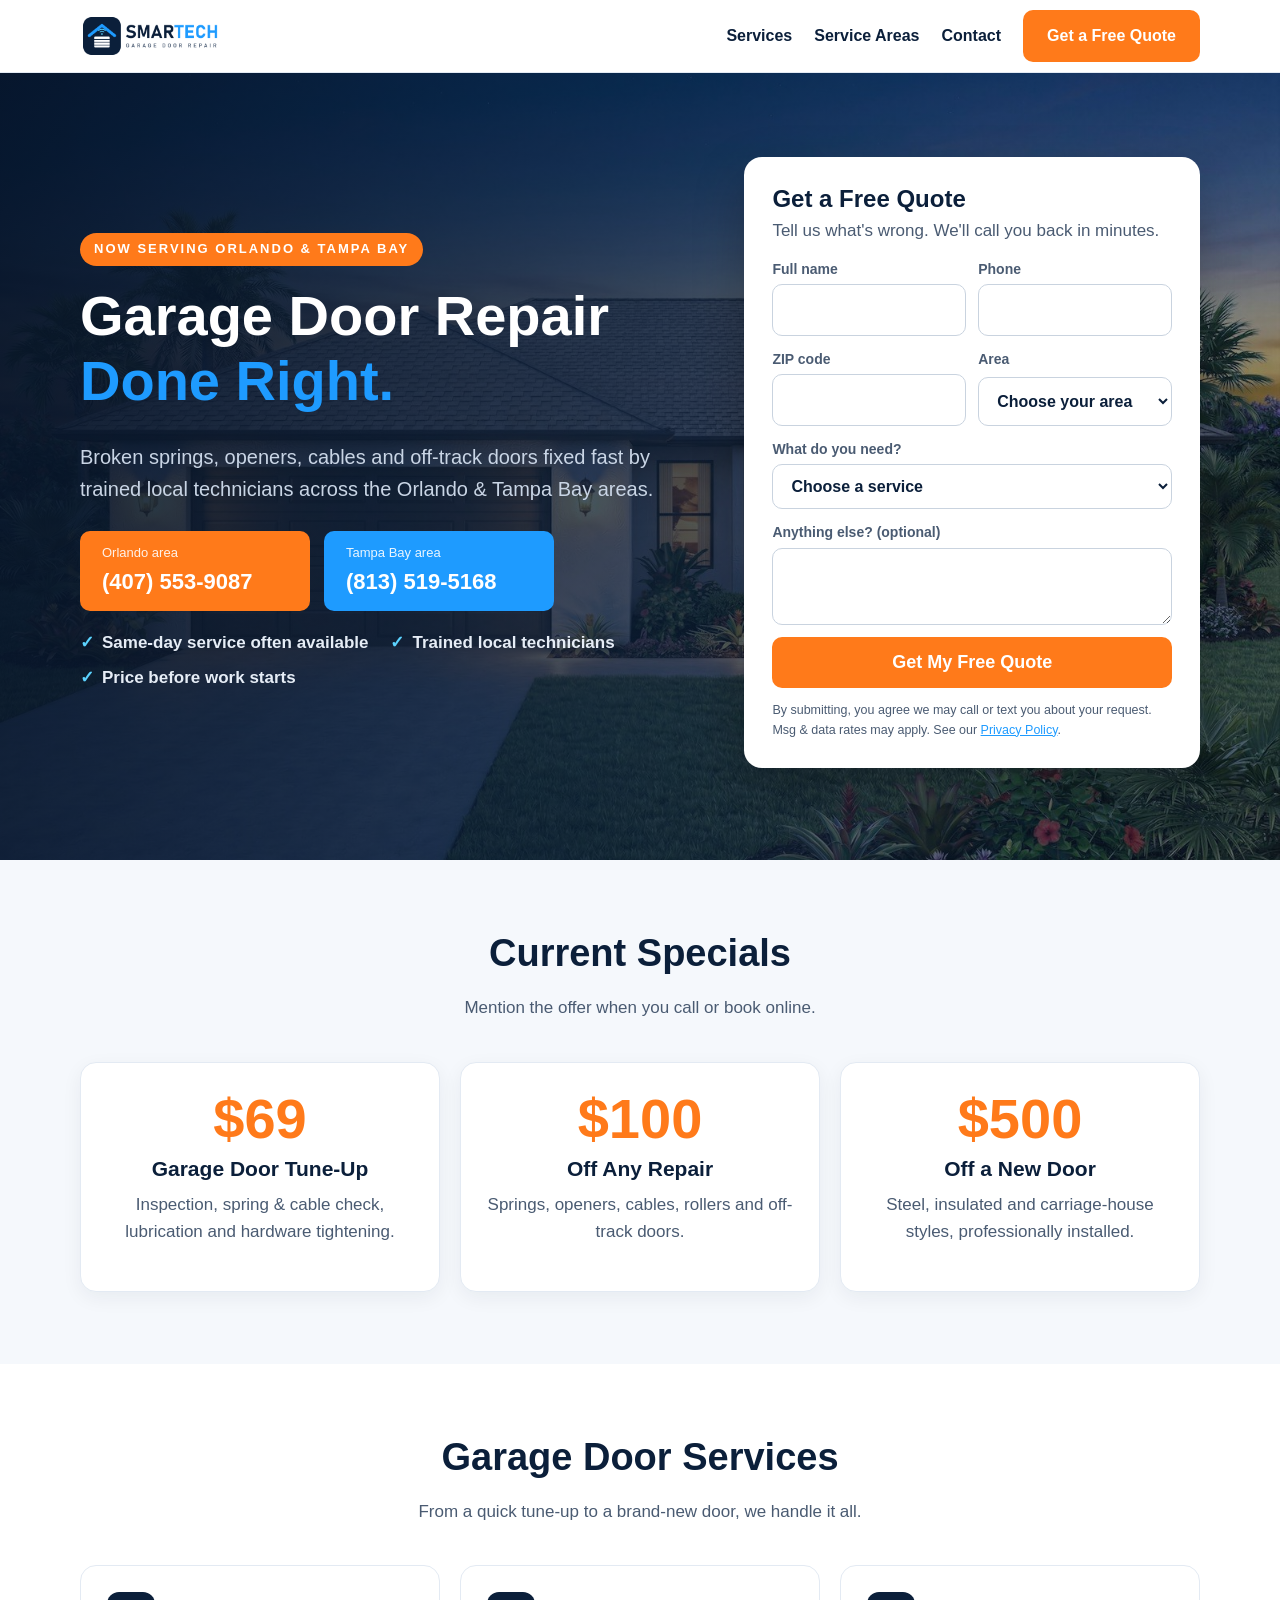
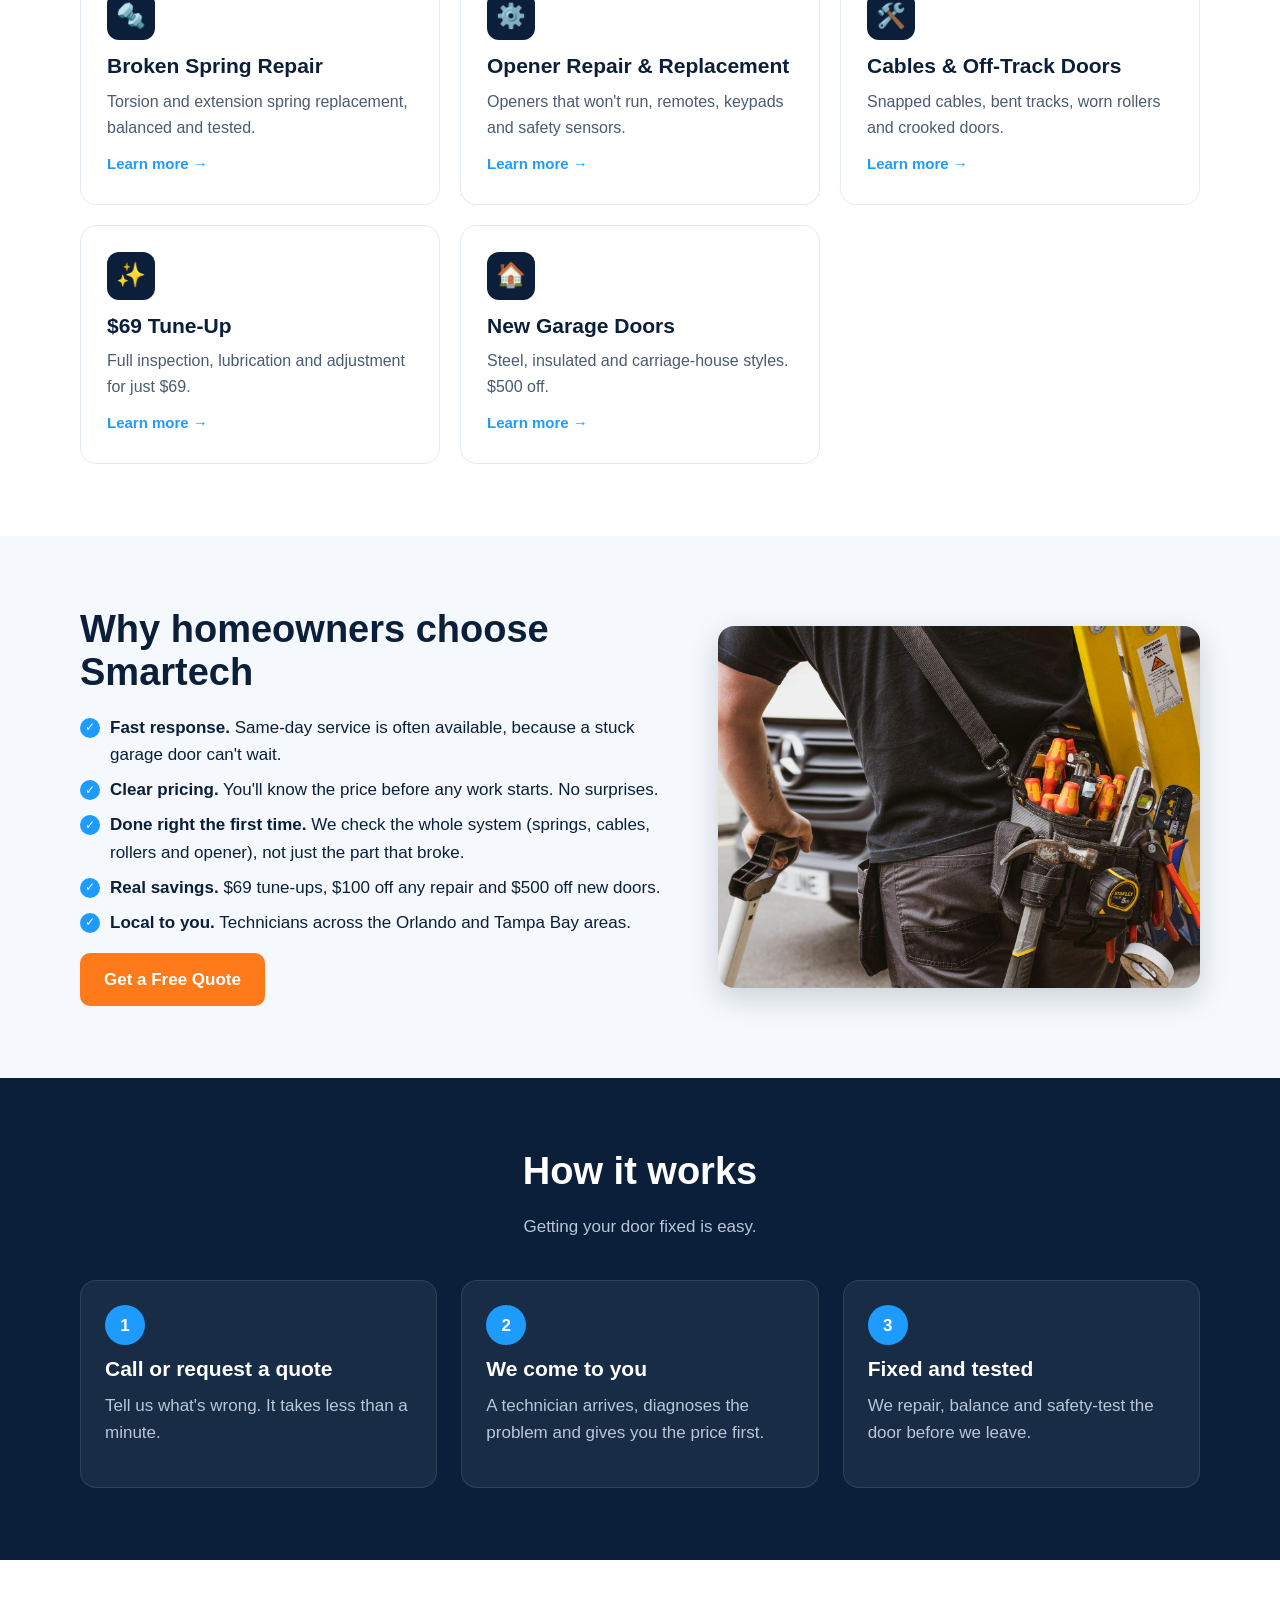
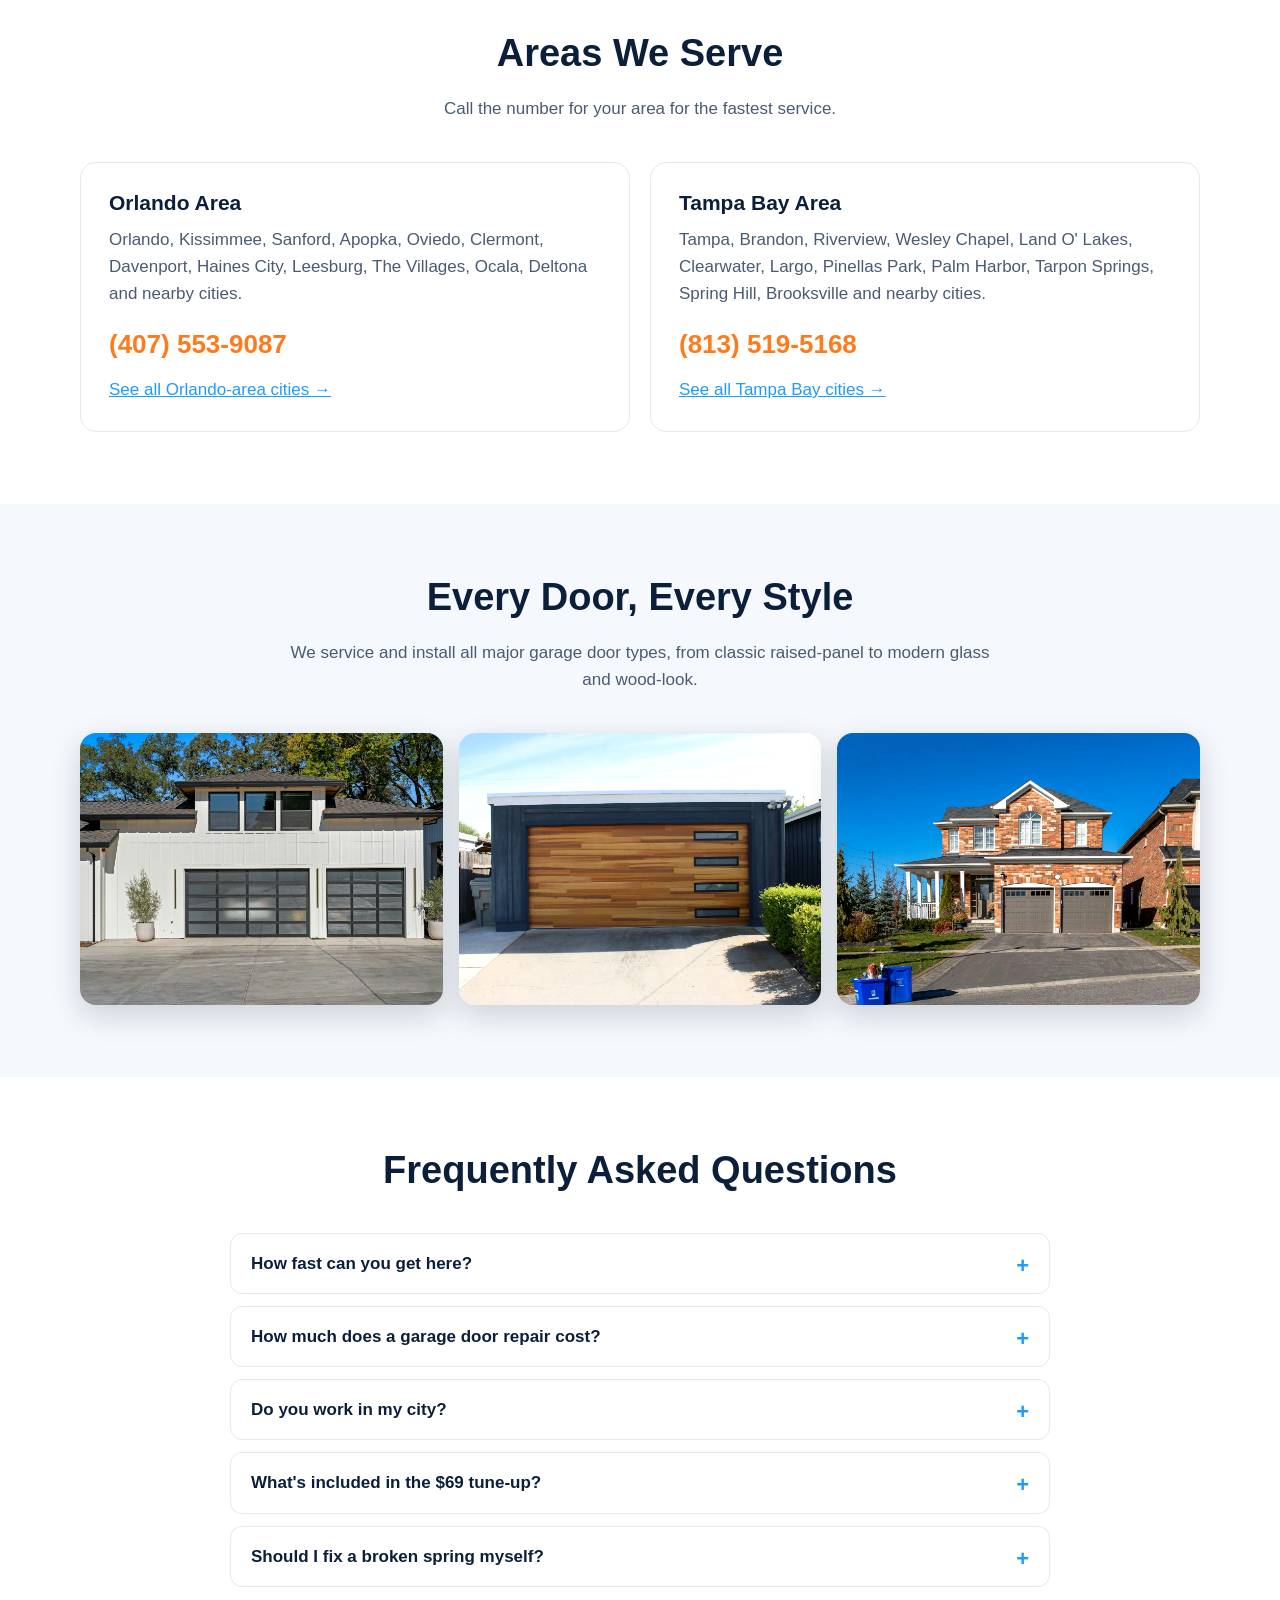
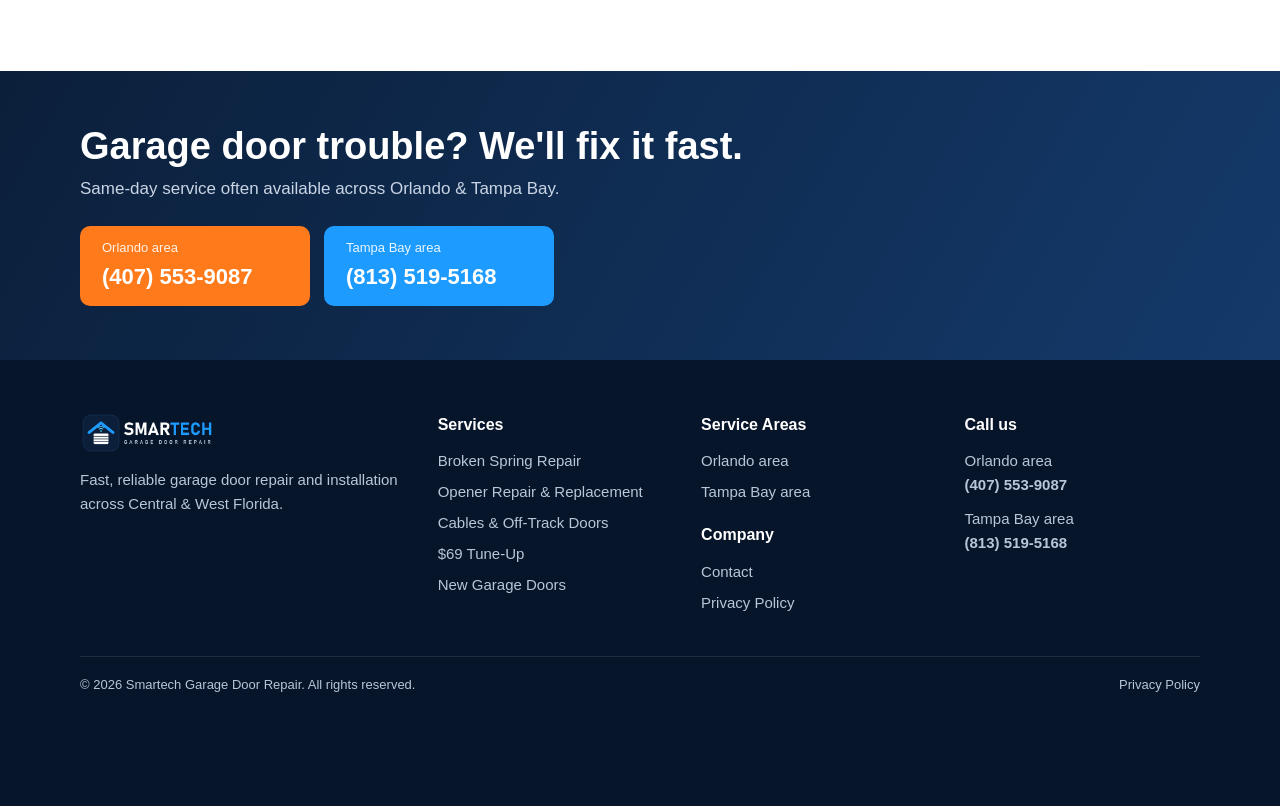
<file: index.html>
<!DOCTYPE html>
<html lang="en"><head>
<meta charset="utf-8"><meta name="viewport" content="width=device-width, initial-scale=1">
<title>Smartech Garage Door Repair | Orlando &amp; Tampa Bay Garage Door Repair</title><meta name="description" content="Fast garage door repair in Orlando and Tampa Bay: broken springs, openers, cables, off-track doors and new doors. $69 tune-up, $100 off any repair.">
<link rel="canonical" href="https://smartechgaragedoor.com/">
<meta property="og:type" content="website"><meta property="og:site_name" content="Smartech Garage Door Repair">
<meta property="og:title" content="Smartech Garage Door Repair | Orlando &amp; Tampa Bay Garage Door Repair"><meta property="og:description" content="Fast garage door repair in Orlando and Tampa Bay: broken springs, openers, cables, off-track doors and new doors. $69 tune-up, $100 off any repair.">
<meta property="og:url" content="https://smartechgaragedoor.com/"><meta property="og:image" content="https://smartechgaragedoor.com/assets/facebook-profile-1080.png">
<meta name="theme-color" content="#0B1F3A">
<link rel="icon" href="assets/smartech-icon.png"><link rel="apple-touch-icon" href="assets/smartech-icon.png">
<link rel="stylesheet" href="assets/site.css"><script type="application/ld+json">{"@context": "https://schema.org", "@type": "HomeAndConstructionBusiness", "name": "Smartech Garage Door Repair", "url": "https://smartechgaragedoor.com/", "logo": "https://smartechgaragedoor.com/assets/smartech-logo.png", "image": "https://smartechgaragedoor.com/assets/img/hero-florida-home.jpg", "telephone": "+14075539087", "priceRange": "$$", "areaServed": [{"@type": "City", "name": "Orlando, FL"}, {"@type": "City", "name": "Kissimmee, FL"}, {"@type": "City", "name": "Sanford, FL"}, {"@type": "City", "name": "Apopka, FL"}, {"@type": "City", "name": "Oviedo, FL"}, {"@type": "City", "name": "Clermont, FL"}, {"@type": "City", "name": "Davenport, FL"}, {"@type": "City", "name": "Haines City, FL"}, {"@type": "City", "name": "Leesburg, FL"}, {"@type": "City", "name": "The Villages, FL"}, {"@type": "City", "name": "Ocala, FL"}, {"@type": "City", "name": "Deltona, FL"}, {"@type": "City", "name": "Daytona Beach, FL"}, {"@type": "City", "name": "Ormond Beach, FL"}, {"@type": "City", "name": "Port Orange, FL"}, {"@type": "City", "name": "New Smyrna Beach, FL"}, {"@type": "City", "name": "Titusville, FL"}, {"@type": "City", "name": "Cocoa Beach, FL"}, {"@type": "City", "name": "Merritt Island, FL"}, {"@type": "City", "name": "Melbourne, FL"}, {"@type": "City", "name": "Palm Bay, FL"}, {"@type": "City", "name": "Tampa, FL"}, {"@type": "City", "name": "Brandon, FL"}, {"@type": "City", "name": "Riverview, FL"}, {"@type": "City", "name": "Wesley Chapel, FL"}, {"@type": "City", "name": "Land O' Lakes, FL"}, {"@type": "City", "name": "Clearwater, FL"}, {"@type": "City", "name": "Largo, FL"}, {"@type": "City", "name": "Pinellas Park, FL"}, {"@type": "City", "name": "Palm Harbor, FL"}, {"@type": "City", "name": "Tarpon Springs, FL"}, {"@type": "City", "name": "Spring Hill, FL"}, {"@type": "City", "name": "Brooksville, FL"}, {"@type": "City", "name": "Port Richey, FL"}, {"@type": "City", "name": "Zephyrhills, FL"}, {"@type": "City", "name": "Plant City, FL"}, {"@type": "City", "name": "Lakeland, FL"}, {"@type": "City", "name": "Winter Haven, FL"}, {"@type": "City", "name": "Ruskin, FL"}, {"@type": "City", "name": "Sun City Center, FL"}, {"@type": "City", "name": "Parrish, FL"}, {"@type": "City", "name": "Bradenton, FL"}, {"@type": "City", "name": "Lakewood Ranch, FL"}, {"@type": "City", "name": "Sarasota, FL"}, {"@type": "City", "name": "Osprey, FL"}], "contactPoint": [{"@type": "ContactPoint", "telephone": "+14075539087", "contactType": "customer service", "areaServed": "US-FL", "name": "Orlando area"}, {"@type": "ContactPoint", "telephone": "+18135195168", "contactType": "customer service", "areaServed": "US-FL", "name": "Tampa Bay area"}], "makesOffer": [{"@type": "Offer", "itemOffered": {"@type": "Service", "name": "Broken Spring Repair"}}, {"@type": "Offer", "itemOffered": {"@type": "Service", "name": "Opener Repair & Replacement"}}, {"@type": "Offer", "itemOffered": {"@type": "Service", "name": "Cables & Off-Track Doors"}}, {"@type": "Offer", "itemOffered": {"@type": "Service", "name": "$69 Tune-Up"}}, {"@type": "Offer", "itemOffered": {"@type": "Service", "name": "New Garage Doors"}}]}</script><script type="application/ld+json">{"@context": "https://schema.org", "@type": "FAQPage", "mainEntity": [{"@type": "Question", "name": "How fast can you get here?", "acceptedAnswer": {"@type": "Answer", "text": "Same-day service is often available in both the Orlando and Tampa Bay areas. Call or send a quote request and we'll give you the earliest time we have."}}, {"@type": "Question", "name": "How much does a garage door repair cost?", "acceptedAnswer": {"@type": "Answer", "text": "It depends on the problem and the parts needed. We'll give you the price before any work starts, and you get $100 off any repair."}}, {"@type": "Question", "name": "Do you work in my city?", "acceptedAnswer": {"@type": "Answer", "text": "We serve the Orlando area (including Kissimmee, Sanford, Daytona, Melbourne and Ocala) and the Tampa Bay area (including Brandon, Clearwater, Lakeland, Bradenton and Sarasota). See our service areas page for the full list."}}, {"@type": "Question", "name": "What's included in the $69 tune-up?", "acceptedAnswer": {"@type": "Answer", "text": "A full safety inspection, spring and cable check, lubrication of all moving parts, hardware tightening and a safety-reverse test."}}, {"@type": "Question", "name": "Should I fix a broken spring myself?", "acceptedAnswer": {"@type": "Answer", "text": "No. Garage door springs are under extreme tension and can cause serious injury. Leave spring work to a trained technician."}}]}</script>
</head><body>
<header class="top"><div class="wrap">
<a class="logo" href="" aria-label="Smartech Garage Door Repair home"><img src="assets/smartech-logo.png" alt="Smartech Garage Door Repair" width="226" height="70"></a>
<button class="menu-btn" aria-label="Menu" aria-expanded="false">&#9776;</button>
<nav class="nav"><a href="services/">Services</a><a href="areas/">Service Areas</a>
<a href="contact/">Contact</a><a class="btn" href="contact/#quote">Get a Free Quote</a></nav>
</div></header>
<main><section class="hero" style="background-image:url(assets/img/hero-florida-home.jpg)"><div class="wrap"><div class="split hero-split"><div><span class="pill">NOW SERVING ORLANDO &amp; TAMPA BAY</span><h1>Garage Door Repair <span>Done Right.</span></h1><p class="lead">Broken springs, openers, cables and off-track doors fixed fast by trained local technicians across the Orlando &amp; Tampa Bay areas.</p>
<div class="calls"><a class="btn" href="tel:+14075539087"><small>Orlando area</small><b>(407) 553-9087</b></a><a class="btn blue" href="tel:+18135195168"><small>Tampa Bay area</small><b>(813) 519-5168</b></a></div>
<ul class="checks"><li>Same-day service often available</li><li>Trained local technicians</li><li>Price before work starts</li></ul></div><div class="quote-box" id="quote">
<h3>Get a Free Quote</h3><p class="muted" style="margin:0">Tell us what&#x27;s wrong. We&#x27;ll call you back in minutes.</p>
<form class="quote" data-thanks="thank-you/">
<div class="row"><label>Full name<input name="name" required autocomplete="name"></label>
<label>Phone<input name="phone" type="tel" required autocomplete="tel" inputmode="tel"></label></div>
<div class="row"><label>ZIP code<input name="zip" required inputmode="numeric" pattern="[0-9]{5}" maxlength="5" autocomplete="postal-code"></label>
<label>Area<select name="area" required><option value="" disabled selected>Choose your area</option><option value="orlando">Orlando area</option><option value="tampa">Tampa Bay area</option></select></label></div>
<label>What do you need?<select name="service" required><option value="" disabled selected>Choose a service</option><option>Broken spring</option><option>Opener not working</option><option>Door off track / cable</option><option>$69 tune-up</option><option>New garage door</option><option>Something else</option></select></label>
<label>Anything else? (optional)<textarea name="message" rows="2"></textarea></label>
<div class="hp" aria-hidden="true"><label>Website<input name="website" tabindex="-1" autocomplete="off"></label></div>
<button class="btn" type="submit">Get My Free Quote</button>
<p class="fine">By submitting, you agree we may call or text you about your request. Msg &amp; data rates may apply. See our <a href="privacy.html">Privacy Policy</a>.</p>
</form></div></div></div></section><section class="alt"><div class="wrap"><div class="section-head"><h2>Current Specials</h2>
<p class="muted">Mention the offer when you call or book online.</p></div><div class="offers">
<div class="offer"><div class="big">$69</div><h3>Garage Door Tune-Up</h3><p class="muted">Inspection, spring &amp; cable check, lubrication and hardware tightening.</p></div>
<div class="offer"><div class="big">$100</div><h3>Off Any Repair</h3><p class="muted">Springs, openers, cables, rollers and off-track doors.</p></div>
<div class="offer"><div class="big">$500</div><h3>Off a New Door</h3><p class="muted">Steel, insulated and carriage-house styles, professionally installed.</p></div>
</div></div></section>
<section id="services"><div class="wrap"><div class="section-head"><h2>Garage Door Services</h2>
<p class="muted">From a quick tune-up to a brand-new door, we handle it all.</p></div><div class="cards"><a class="card" href="services/#broken-spring-repair"><div class="ic">&#128297;</div><h3>Broken Spring Repair</h3><p>Torsion and extension spring replacement, balanced and tested.</p><span class="more">Learn more &rarr;</span></a><a class="card" href="services/#garage-door-opener-repair"><div class="ic">&#9881;&#65039;</div><h3>Opener Repair &amp; Replacement</h3><p>Openers that won&#x27;t run, remotes, keypads and safety sensors.</p><span class="more">Learn more &rarr;</span></a><a class="card" href="services/#cable-off-track-repair"><div class="ic">&#128736;&#65039;</div><h3>Cables &amp; Off-Track Doors</h3><p>Snapped cables, bent tracks, worn rollers and crooked doors.</p><span class="more">Learn more &rarr;</span></a><a class="card" href="services/#garage-door-tune-up"><div class="ic">&#10024;</div><h3>$69 Tune-Up</h3><p>Full inspection, lubrication and adjustment for just $69.</p><span class="more">Learn more &rarr;</span></a><a class="card" href="services/#new-garage-doors"><div class="ic">&#127968;</div><h3>New Garage Doors</h3><p>Steel, insulated and carriage-house styles. $500 off.</p><span class="more">Learn more &rarr;</span></a></div></div></section>
<section class="alt"><div class="wrap split"><div><h2>Why homeowners choose Smartech</h2>
<ul class="tick"><li><b>Fast response.</b> Same-day service is often available, because a stuck garage door can't wait.</li>
<li><b>Clear pricing.</b> You'll know the price before any work starts. No surprises.</li>
<li><b>Done right the first time.</b> We check the whole system (springs, cables, rollers and opener), not just the part that broke.</li>
<li><b>Real savings.</b> $69 tune-ups, $100 off any repair and $500 off new doors.</li>
<li><b>Local to you.</b> Technicians across the Orlando and Tampa Bay areas.</li></ul>
<a class="btn" href="contact/#quote">Get a Free Quote</a></div>
<div class="photo" style="aspect-ratio:4/3"><img src="assets/img/technician-toolbelt.jpg" alt="Garage door technician with tool belt and ladder" loading="lazy"></div></div></section>
<section class="dark"><div class="wrap"><div class="section-head"><h2>How it works</h2><p class="muted">Getting your door fixed is easy.</p></div>
<div class="steps"><div class="step"><h3>Call or request a quote</h3><p class="muted">Tell us what's wrong. It takes less than a minute.</p></div>
<div class="step"><h3>We come to you</h3><p class="muted">A technician arrives, diagnoses the problem and gives you the price first.</p></div>
<div class="step"><h3>Fixed and tested</h3><p class="muted">We repair, balance and safety-test the door before we leave.</p></div></div></div></section>
<section><div class="wrap"><div class="section-head"><h2>Areas We Serve</h2><p class="muted">Call the number for your area for the fastest service.</p></div>
<div class="areas"><div class="area"><h3>Orlando Area</h3><p class="muted">Orlando, Kissimmee, Sanford, Apopka, Oviedo, Clermont, Davenport, Haines City, Leesburg, The Villages, Ocala, Deltona and nearby cities.</p>
<a class="tel" href="tel:+14075539087">(407) 553-9087</a><p style="margin:10px 0 0"><a href="areas/#orlando">See all Orlando-area cities &rarr;</a></p></div>
<div class="area"><h3>Tampa Bay Area</h3><p class="muted">Tampa, Brandon, Riverview, Wesley Chapel, Land O&#x27; Lakes, Clearwater, Largo, Pinellas Park, Palm Harbor, Tarpon Springs, Spring Hill, Brooksville and nearby cities.</p>
<a class="tel" href="tel:+18135195168">(813) 519-5168</a><p style="margin:10px 0 0"><a href="areas/#tampa-bay">See all Tampa Bay cities &rarr;</a></p></div></div></div></section>
<section class="alt"><div class="wrap"><div class="section-head"><h2>Every Door, Every Style</h2><p class="muted">We service and install all major garage door types, from classic raised-panel to modern glass and wood-look.</p></div>
<div class="gallery"><div class="photo"><img src="assets/img/modern-glass-garage.jpg" alt="Modern glass garage doors" loading="lazy"></div><div class="photo"><img src="assets/img/new-wood-garage-door.jpg" alt="Wood-look modern garage door" loading="lazy"></div><div class="photo"><img src="assets/img/home-double-garage.jpg" alt="Home with two-car garage doors" loading="lazy"></div></div></div></section>
<section><div class="wrap"><div class="section-head"><h2>Frequently Asked Questions</h2></div><div class="faq"><details><summary>How fast can you get here?</summary><p>Same-day service is often available in both the Orlando and Tampa Bay areas. Call or send a quote request and we&#x27;ll give you the earliest time we have.</p></details><details><summary>How much does a garage door repair cost?</summary><p>It depends on the problem and the parts needed. We&#x27;ll give you the price before any work starts, and you get $100 off any repair.</p></details><details><summary>Do you work in my city?</summary><p>We serve the Orlando area (including Kissimmee, Sanford, Daytona, Melbourne and Ocala) and the Tampa Bay area (including Brandon, Clearwater, Lakeland, Bradenton and Sarasota). See our service areas page for the full list.</p></details><details><summary>What&#x27;s included in the $69 tune-up?</summary><p>A full safety inspection, spring and cable check, lubrication of all moving parts, hardware tightening and a safety-reverse test.</p></details><details><summary>Should I fix a broken spring myself?</summary><p>No. Garage door springs are under extreme tension and can cause serious injury. Leave spring work to a trained technician.</p></details></div></div></section>
<div class="cta"><div class="wrap"><div><h2>Garage door trouble? We'll fix it fast.</h2>
<p class="muted" style="margin:6px 0 0;color:#C9D5E5">Same-day service often available across Orlando &amp; Tampa Bay.</p></div>
<div class="calls" style="margin:0"><a class="btn" href="tel:+14075539087"><small>Orlando area</small><b>(407) 553-9087</b></a><a class="btn blue" href="tel:+18135195168"><small>Tampa Bay area</small><b>(813) 519-5168</b></a></div></div></div></main>
<footer><div class="wrap"><div class="grid">
<div><a class="logo" href=""><img src="assets/smartech-logo-white.png" alt="Smartech Garage Door Repair"></a>
<p>Fast, reliable garage door repair and installation across Central &amp; West Florida.</p></div>
<div><h4>Services</h4><ul><li><a href="services/#broken-spring-repair">Broken Spring Repair</a></li><li><a href="services/#garage-door-opener-repair">Opener Repair &amp; Replacement</a></li><li><a href="services/#cable-off-track-repair">Cables &amp; Off-Track Doors</a></li><li><a href="services/#garage-door-tune-up">$69 Tune-Up</a></li><li><a href="services/#new-garage-doors">New Garage Doors</a></li></ul></div>
<div><h4>Service Areas</h4><ul><li><a href="areas/#orlando">Orlando area</a></li><li><a href="areas/#tampa-bay">Tampa Bay area</a></li></ul>
<h4 style="margin-top:18px">Company</h4><ul><li><a href="contact/">Contact</a></li><li><a href="privacy.html">Privacy Policy</a></li></ul></div>
<div><h4>Call us</h4><ul><li>Orlando area<br><a href="tel:+14075539087"><b>(407) 553-9087</b></a></li>
<li style="margin-top:10px">Tampa Bay area<br><a href="tel:+18135195168"><b>(813) 519-5168</b></a></li></ul></div>
</div><div class="bottom"><span>&copy; 2026 Smartech Garage Door Repair. All rights reserved.</span><span><a href="privacy.html">Privacy Policy</a></span></div></div></footer>
<div class="callbar"><a href="tel:+14075539087"><small>Orlando area</small>Call (407) 553-9087</a>
<a class="blue" href="tel:+18135195168"><small>Tampa Bay area</small>Call (813) 519-5168</a></div>
<script src="assets/site.js" defer></script>
</body></html>
</file>
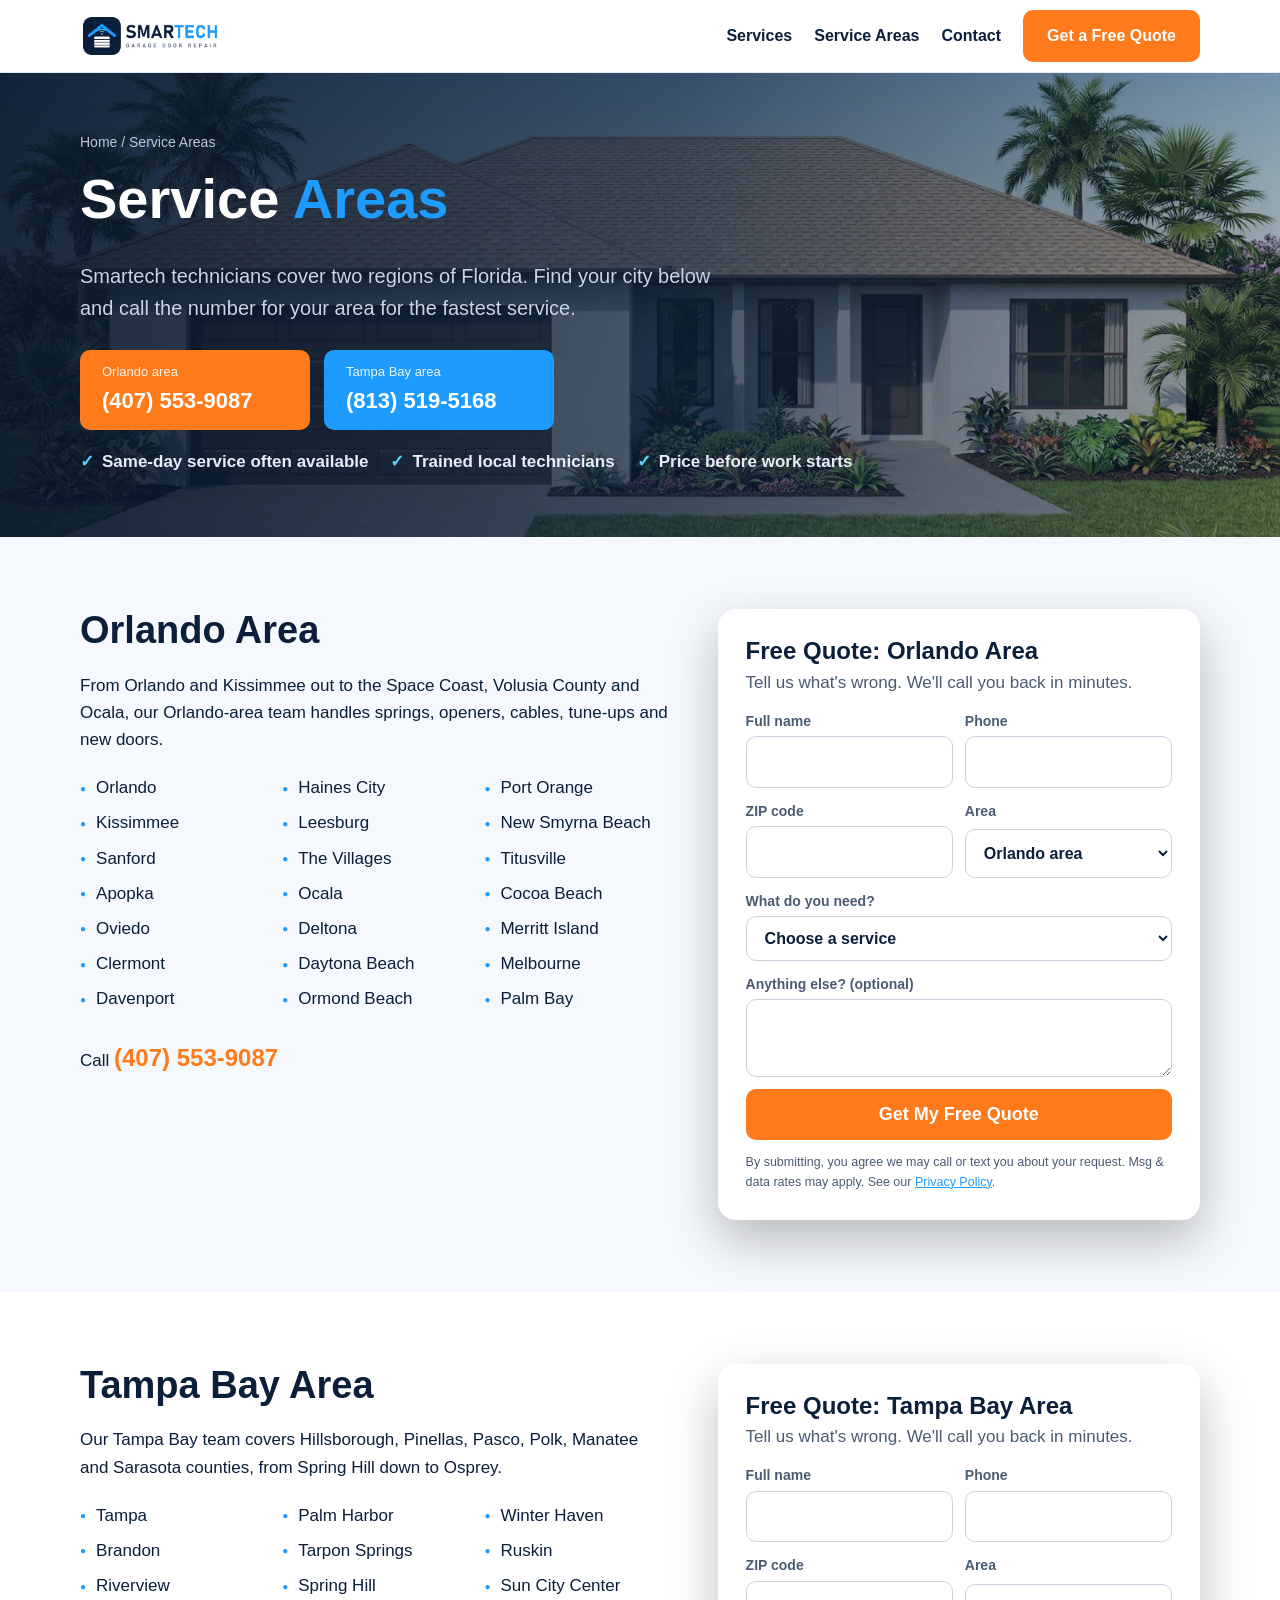
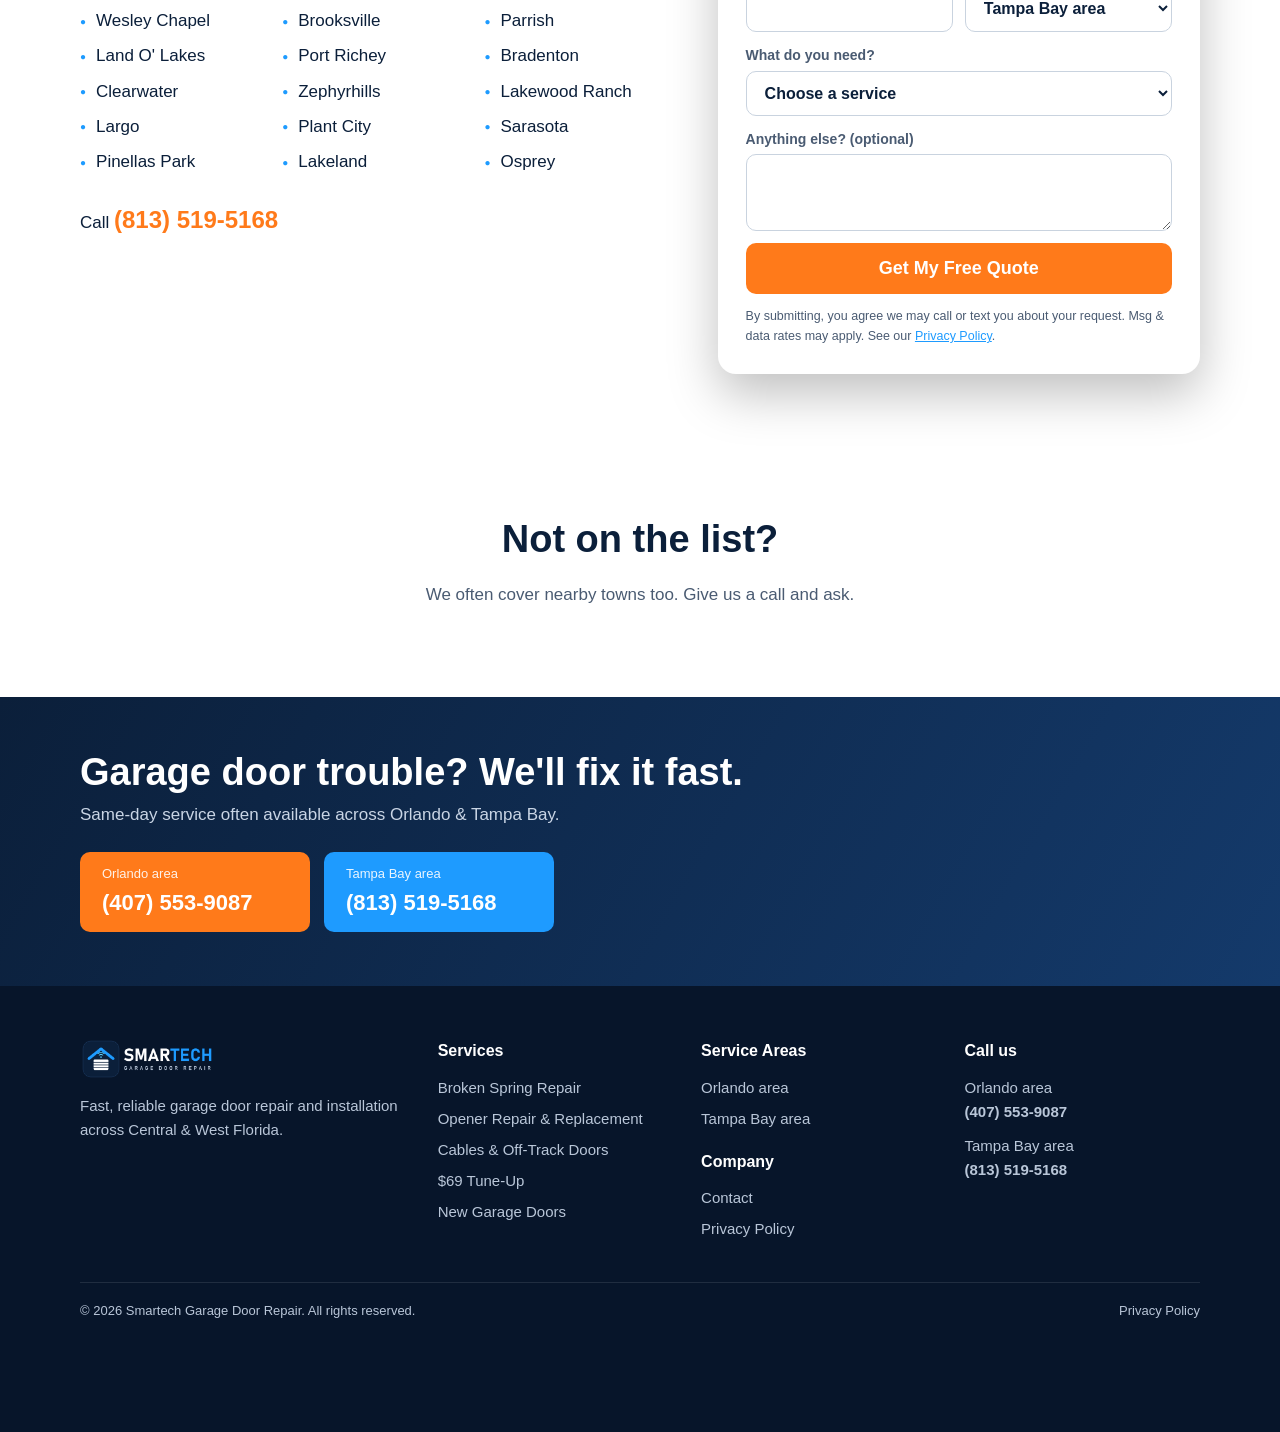
<file: areas/index.html>
<!DOCTYPE html>
<html lang="en"><head>
<meta charset="utf-8"><meta name="viewport" content="width=device-width, initial-scale=1">
<title>Garage Door Repair Service Areas: Orlando &amp; Tampa Bay | Smartech Garage Door Repair</title><meta name="description" content="Smartech serves the Orlando area (Kissimmee, Sanford, Daytona, Melbourne, Ocala) and the Tampa Bay area (Brandon, Clearwater, Lakeland, Bradenton, Sarasota).">
<link rel="canonical" href="https://smartechgaragedoor.com/areas/">
<meta property="og:type" content="website"><meta property="og:site_name" content="Smartech Garage Door Repair">
<meta property="og:title" content="Garage Door Repair Service Areas: Orlando &amp; Tampa Bay | Smartech Garage Door Repair"><meta property="og:description" content="Smartech serves the Orlando area (Kissimmee, Sanford, Daytona, Melbourne, Ocala) and the Tampa Bay area (Brandon, Clearwater, Lakeland, Bradenton, Sarasota).">
<meta property="og:url" content="https://smartechgaragedoor.com/areas/"><meta property="og:image" content="https://smartechgaragedoor.com/assets/facebook-profile-1080.png">
<meta name="theme-color" content="#0B1F3A">
<link rel="icon" href="../assets/smartech-icon.png"><link rel="apple-touch-icon" href="../assets/smartech-icon.png">
<link rel="stylesheet" href="../assets/site.css"><script type="application/ld+json">{"@context": "https://schema.org", "@type": "HomeAndConstructionBusiness", "name": "Smartech Garage Door Repair", "url": "https://smartechgaragedoor.com/", "logo": "https://smartechgaragedoor.com/assets/smartech-logo.png", "image": "https://smartechgaragedoor.com/assets/img/hero-florida-home.jpg", "telephone": "+14075539087", "priceRange": "$$", "areaServed": [{"@type": "City", "name": "Orlando, FL"}, {"@type": "City", "name": "Kissimmee, FL"}, {"@type": "City", "name": "Sanford, FL"}, {"@type": "City", "name": "Apopka, FL"}, {"@type": "City", "name": "Oviedo, FL"}, {"@type": "City", "name": "Clermont, FL"}, {"@type": "City", "name": "Davenport, FL"}, {"@type": "City", "name": "Haines City, FL"}, {"@type": "City", "name": "Leesburg, FL"}, {"@type": "City", "name": "The Villages, FL"}, {"@type": "City", "name": "Ocala, FL"}, {"@type": "City", "name": "Deltona, FL"}, {"@type": "City", "name": "Daytona Beach, FL"}, {"@type": "City", "name": "Ormond Beach, FL"}, {"@type": "City", "name": "Port Orange, FL"}, {"@type": "City", "name": "New Smyrna Beach, FL"}, {"@type": "City", "name": "Titusville, FL"}, {"@type": "City", "name": "Cocoa Beach, FL"}, {"@type": "City", "name": "Merritt Island, FL"}, {"@type": "City", "name": "Melbourne, FL"}, {"@type": "City", "name": "Palm Bay, FL"}, {"@type": "City", "name": "Tampa, FL"}, {"@type": "City", "name": "Brandon, FL"}, {"@type": "City", "name": "Riverview, FL"}, {"@type": "City", "name": "Wesley Chapel, FL"}, {"@type": "City", "name": "Land O' Lakes, FL"}, {"@type": "City", "name": "Clearwater, FL"}, {"@type": "City", "name": "Largo, FL"}, {"@type": "City", "name": "Pinellas Park, FL"}, {"@type": "City", "name": "Palm Harbor, FL"}, {"@type": "City", "name": "Tarpon Springs, FL"}, {"@type": "City", "name": "Spring Hill, FL"}, {"@type": "City", "name": "Brooksville, FL"}, {"@type": "City", "name": "Port Richey, FL"}, {"@type": "City", "name": "Zephyrhills, FL"}, {"@type": "City", "name": "Plant City, FL"}, {"@type": "City", "name": "Lakeland, FL"}, {"@type": "City", "name": "Winter Haven, FL"}, {"@type": "City", "name": "Ruskin, FL"}, {"@type": "City", "name": "Sun City Center, FL"}, {"@type": "City", "name": "Parrish, FL"}, {"@type": "City", "name": "Bradenton, FL"}, {"@type": "City", "name": "Lakewood Ranch, FL"}, {"@type": "City", "name": "Sarasota, FL"}, {"@type": "City", "name": "Osprey, FL"}], "contactPoint": [{"@type": "ContactPoint", "telephone": "+14075539087", "contactType": "customer service", "areaServed": "US-FL", "name": "Orlando area"}, {"@type": "ContactPoint", "telephone": "+18135195168", "contactType": "customer service", "areaServed": "US-FL", "name": "Tampa Bay area"}], "makesOffer": [{"@type": "Offer", "itemOffered": {"@type": "Service", "name": "Broken Spring Repair"}}, {"@type": "Offer", "itemOffered": {"@type": "Service", "name": "Opener Repair & Replacement"}}, {"@type": "Offer", "itemOffered": {"@type": "Service", "name": "Cables & Off-Track Doors"}}, {"@type": "Offer", "itemOffered": {"@type": "Service", "name": "$69 Tune-Up"}}, {"@type": "Offer", "itemOffered": {"@type": "Service", "name": "New Garage Doors"}}]}</script>
</head><body>
<header class="top"><div class="wrap">
<a class="logo" href="../" aria-label="Smartech Garage Door Repair home"><img src="../assets/smartech-logo.png" alt="Smartech Garage Door Repair" width="226" height="70"></a>
<button class="menu-btn" aria-label="Menu" aria-expanded="false">&#9776;</button>
<nav class="nav"><a href="../services/">Services</a><a href="../areas/">Service Areas</a>
<a href="../contact/">Contact</a><a class="btn" href="../contact/#quote">Get a Free Quote</a></nav>
</div></header>
<main><section class="hero page-hero" style="background-image:url(../assets/img/florida-home-garage.jpg)"><div class="wrap"><div class="breadcrumb"><a href="../">Home</a> / Service Areas</div><h1>Service <span>Areas</span></h1><p class="lead">Smartech technicians cover two regions of Florida. Find your city below and call the number for your area for the fastest service.</p>
<div class="calls"><a class="btn" href="tel:+14075539087"><small>Orlando area</small><b>(407) 553-9087</b></a><a class="btn blue" href="tel:+18135195168"><small>Tampa Bay area</small><b>(813) 519-5168</b></a></div>
<ul class="checks"><li>Same-day service often available</li><li>Trained local technicians</li><li>Price before work starts</li></ul></div></section><section class="alt" id="orlando" style="scroll-margin-top:80px"><div class="wrap split" style="align-items:start">
<div><h2>Orlando Area</h2><p>From Orlando and Kissimmee out to the Space Coast, Volusia County and Ocala, our Orlando-area team handles springs, openers, cables, tune-ups and new doors.</p><ul class="cities"><li>Orlando</li><li>Kissimmee</li><li>Sanford</li><li>Apopka</li><li>Oviedo</li><li>Clermont</li><li>Davenport</li><li>Haines City</li><li>Leesburg</li><li>The Villages</li><li>Ocala</li><li>Deltona</li><li>Daytona Beach</li><li>Ormond Beach</li><li>Port Orange</li><li>New Smyrna Beach</li><li>Titusville</li><li>Cocoa Beach</li><li>Merritt Island</li><li>Melbourne</li><li>Palm Bay</li></ul>
<p style="margin-top:22px">Call <a class="tel" style="font-size:24px;font-weight:700;color:var(--orange);text-decoration:none" href="tel:+14075539087">(407) 553-9087</a></p></div>
<div><div class="quote-box" id="quote">
<h3>Free Quote: Orlando Area</h3><p class="muted" style="margin:0">Tell us what&#x27;s wrong. We&#x27;ll call you back in minutes.</p>
<form class="quote" data-thanks="../thank-you/">
<div class="row"><label>Full name<input name="name" required autocomplete="name"></label>
<label>Phone<input name="phone" type="tel" required autocomplete="tel" inputmode="tel"></label></div>
<div class="row"><label>ZIP code<input name="zip" required inputmode="numeric" pattern="[0-9]{5}" maxlength="5" autocomplete="postal-code"></label>
<label>Area<select name="area" required><option value="orlando" selected>Orlando area</option><option value="tampa">Tampa Bay area</option></select></label></div>
<label>What do you need?<select name="service" required><option value="" disabled selected>Choose a service</option><option>Broken spring</option><option>Opener not working</option><option>Door off track / cable</option><option>$69 tune-up</option><option>New garage door</option><option>Something else</option></select></label>
<label>Anything else? (optional)<textarea name="message" rows="2"></textarea></label>
<div class="hp" aria-hidden="true"><label>Website<input name="website" tabindex="-1" autocomplete="off"></label></div>
<button class="btn" type="submit">Get My Free Quote</button>
<p class="fine">By submitting, you agree we may call or text you about your request. Msg &amp; data rates may apply. See our <a href="../privacy.html">Privacy Policy</a>.</p>
</form></div></div></div></section><section class="" id="tampa-bay" style="scroll-margin-top:80px"><div class="wrap split" style="align-items:start">
<div><h2>Tampa Bay Area</h2><p>Our Tampa Bay team covers Hillsborough, Pinellas, Pasco, Polk, Manatee and Sarasota counties, from Spring Hill down to Osprey.</p><ul class="cities"><li>Tampa</li><li>Brandon</li><li>Riverview</li><li>Wesley Chapel</li><li>Land O&#x27; Lakes</li><li>Clearwater</li><li>Largo</li><li>Pinellas Park</li><li>Palm Harbor</li><li>Tarpon Springs</li><li>Spring Hill</li><li>Brooksville</li><li>Port Richey</li><li>Zephyrhills</li><li>Plant City</li><li>Lakeland</li><li>Winter Haven</li><li>Ruskin</li><li>Sun City Center</li><li>Parrish</li><li>Bradenton</li><li>Lakewood Ranch</li><li>Sarasota</li><li>Osprey</li></ul>
<p style="margin-top:22px">Call <a class="tel" style="font-size:24px;font-weight:700;color:var(--orange);text-decoration:none" href="tel:+18135195168">(813) 519-5168</a></p></div>
<div><div class="quote-box" id="quote">
<h3>Free Quote: Tampa Bay Area</h3><p class="muted" style="margin:0">Tell us what&#x27;s wrong. We&#x27;ll call you back in minutes.</p>
<form class="quote" data-thanks="../thank-you/">
<div class="row"><label>Full name<input name="name" required autocomplete="name"></label>
<label>Phone<input name="phone" type="tel" required autocomplete="tel" inputmode="tel"></label></div>
<div class="row"><label>ZIP code<input name="zip" required inputmode="numeric" pattern="[0-9]{5}" maxlength="5" autocomplete="postal-code"></label>
<label>Area<select name="area" required><option value="orlando">Orlando area</option><option value="tampa" selected>Tampa Bay area</option></select></label></div>
<label>What do you need?<select name="service" required><option value="" disabled selected>Choose a service</option><option>Broken spring</option><option>Opener not working</option><option>Door off track / cable</option><option>$69 tune-up</option><option>New garage door</option><option>Something else</option></select></label>
<label>Anything else? (optional)<textarea name="message" rows="2"></textarea></label>
<div class="hp" aria-hidden="true"><label>Website<input name="website" tabindex="-1" autocomplete="off"></label></div>
<button class="btn" type="submit">Get My Free Quote</button>
<p class="fine">By submitting, you agree we may call or text you about your request. Msg &amp; data rates may apply. See our <a href="../privacy.html">Privacy Policy</a>.</p>
</form></div></div></div></section><section><div class="wrap center"><h2>Not on the list?</h2><p class="muted">We often cover nearby towns too. Give us a call and ask.</p></div></section><div class="cta"><div class="wrap"><div><h2>Garage door trouble? We'll fix it fast.</h2>
<p class="muted" style="margin:6px 0 0;color:#C9D5E5">Same-day service often available across Orlando &amp; Tampa Bay.</p></div>
<div class="calls" style="margin:0"><a class="btn" href="tel:+14075539087"><small>Orlando area</small><b>(407) 553-9087</b></a><a class="btn blue" href="tel:+18135195168"><small>Tampa Bay area</small><b>(813) 519-5168</b></a></div></div></div></main>
<footer><div class="wrap"><div class="grid">
<div><a class="logo" href="../"><img src="../assets/smartech-logo-white.png" alt="Smartech Garage Door Repair"></a>
<p>Fast, reliable garage door repair and installation across Central &amp; West Florida.</p></div>
<div><h4>Services</h4><ul><li><a href="../services/#broken-spring-repair">Broken Spring Repair</a></li><li><a href="../services/#garage-door-opener-repair">Opener Repair &amp; Replacement</a></li><li><a href="../services/#cable-off-track-repair">Cables &amp; Off-Track Doors</a></li><li><a href="../services/#garage-door-tune-up">$69 Tune-Up</a></li><li><a href="../services/#new-garage-doors">New Garage Doors</a></li></ul></div>
<div><h4>Service Areas</h4><ul><li><a href="../areas/#orlando">Orlando area</a></li><li><a href="../areas/#tampa-bay">Tampa Bay area</a></li></ul>
<h4 style="margin-top:18px">Company</h4><ul><li><a href="../contact/">Contact</a></li><li><a href="../privacy.html">Privacy Policy</a></li></ul></div>
<div><h4>Call us</h4><ul><li>Orlando area<br><a href="tel:+14075539087"><b>(407) 553-9087</b></a></li>
<li style="margin-top:10px">Tampa Bay area<br><a href="tel:+18135195168"><b>(813) 519-5168</b></a></li></ul></div>
</div><div class="bottom"><span>&copy; 2026 Smartech Garage Door Repair. All rights reserved.</span><span><a href="../privacy.html">Privacy Policy</a></span></div></div></footer>
<div class="callbar"><a href="tel:+14075539087"><small>Orlando area</small>Call (407) 553-9087</a>
<a class="blue" href="tel:+18135195168"><small>Tampa Bay area</small>Call (813) 519-5168</a></div>
<script src="../assets/site.js" defer></script>
</body></html>
</file>
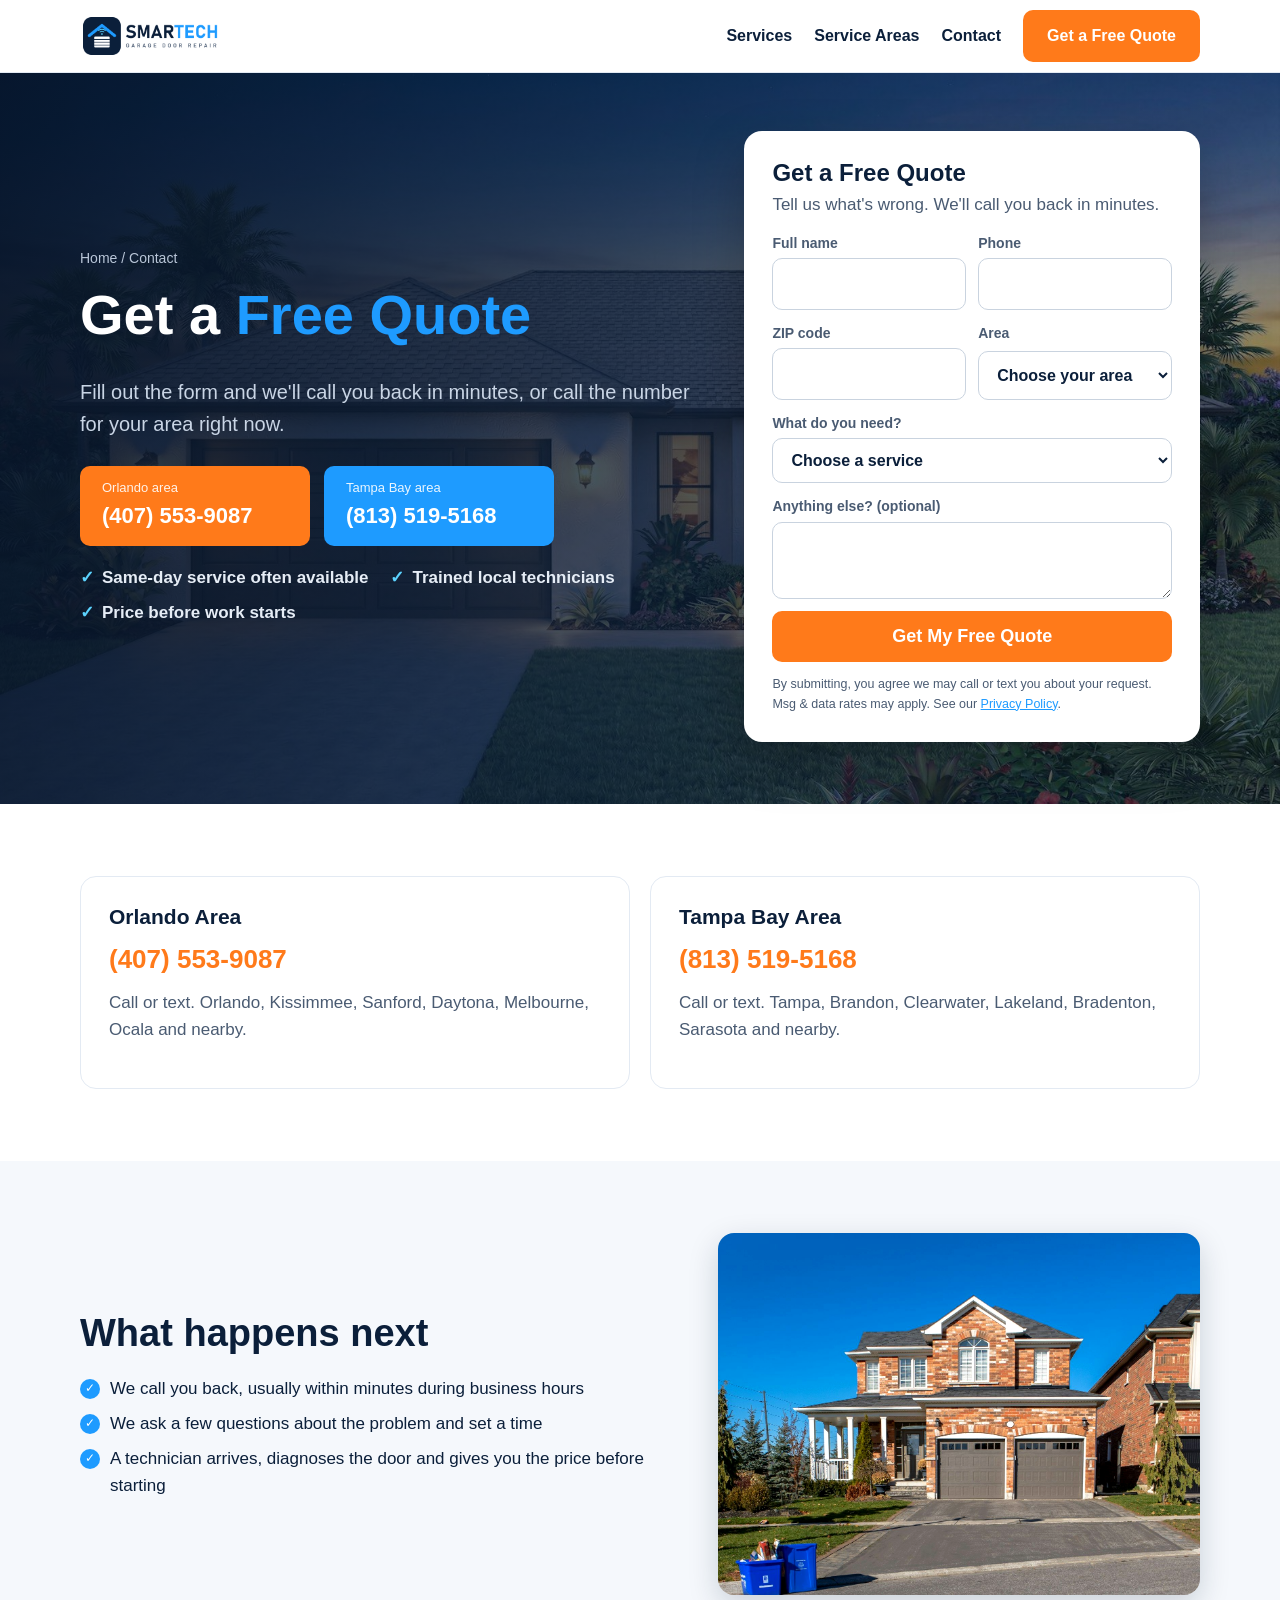
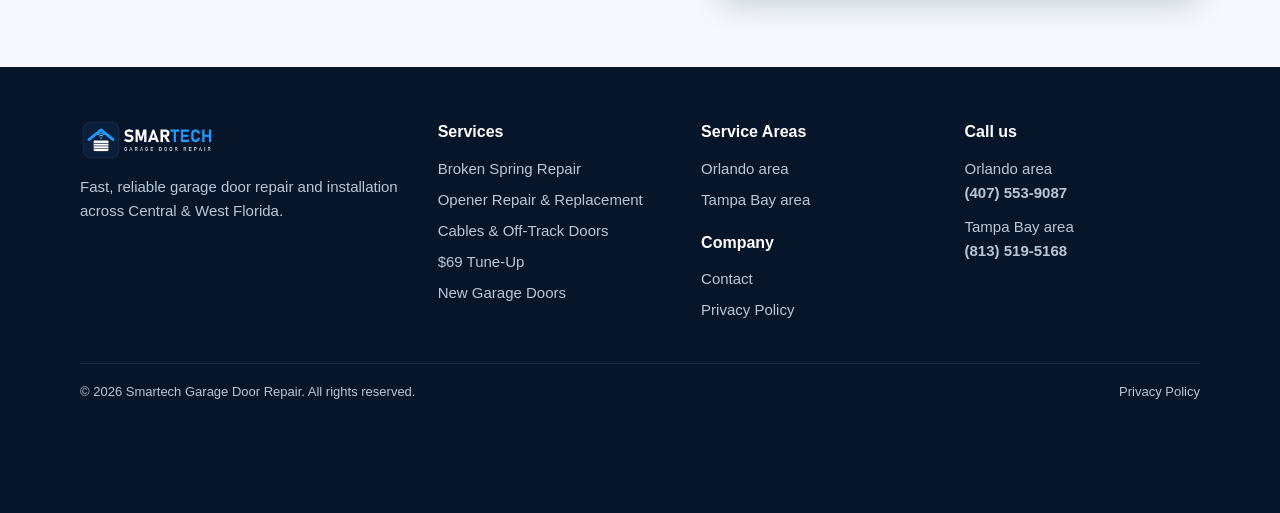
<file: contact/index.html>
<!DOCTYPE html>
<html lang="en"><head>
<meta charset="utf-8"><meta name="viewport" content="width=device-width, initial-scale=1">
<title>Contact &amp; Free Quote | Smartech Garage Door Repair</title><meta name="description" content="Request a free garage door quote or call Smartech in Orlando (407) 553-9087 or Tampa Bay (813) 519-5168.">
<link rel="canonical" href="https://smartechgaragedoor.com/contact/">
<meta property="og:type" content="website"><meta property="og:site_name" content="Smartech Garage Door Repair">
<meta property="og:title" content="Contact &amp; Free Quote | Smartech Garage Door Repair"><meta property="og:description" content="Request a free garage door quote or call Smartech in Orlando (407) 553-9087 or Tampa Bay (813) 519-5168.">
<meta property="og:url" content="https://smartechgaragedoor.com/contact/"><meta property="og:image" content="https://smartechgaragedoor.com/assets/facebook-profile-1080.png">
<meta name="theme-color" content="#0B1F3A">
<link rel="icon" href="../assets/smartech-icon.png"><link rel="apple-touch-icon" href="../assets/smartech-icon.png">
<link rel="stylesheet" href="../assets/site.css"><script type="application/ld+json">{"@context": "https://schema.org", "@type": "HomeAndConstructionBusiness", "name": "Smartech Garage Door Repair", "url": "https://smartechgaragedoor.com/", "logo": "https://smartechgaragedoor.com/assets/smartech-logo.png", "image": "https://smartechgaragedoor.com/assets/img/hero-florida-home.jpg", "telephone": "+14075539087", "priceRange": "$$", "areaServed": [{"@type": "City", "name": "Orlando, FL"}, {"@type": "City", "name": "Kissimmee, FL"}, {"@type": "City", "name": "Sanford, FL"}, {"@type": "City", "name": "Apopka, FL"}, {"@type": "City", "name": "Oviedo, FL"}, {"@type": "City", "name": "Clermont, FL"}, {"@type": "City", "name": "Davenport, FL"}, {"@type": "City", "name": "Haines City, FL"}, {"@type": "City", "name": "Leesburg, FL"}, {"@type": "City", "name": "The Villages, FL"}, {"@type": "City", "name": "Ocala, FL"}, {"@type": "City", "name": "Deltona, FL"}, {"@type": "City", "name": "Daytona Beach, FL"}, {"@type": "City", "name": "Ormond Beach, FL"}, {"@type": "City", "name": "Port Orange, FL"}, {"@type": "City", "name": "New Smyrna Beach, FL"}, {"@type": "City", "name": "Titusville, FL"}, {"@type": "City", "name": "Cocoa Beach, FL"}, {"@type": "City", "name": "Merritt Island, FL"}, {"@type": "City", "name": "Melbourne, FL"}, {"@type": "City", "name": "Palm Bay, FL"}, {"@type": "City", "name": "Tampa, FL"}, {"@type": "City", "name": "Brandon, FL"}, {"@type": "City", "name": "Riverview, FL"}, {"@type": "City", "name": "Wesley Chapel, FL"}, {"@type": "City", "name": "Land O' Lakes, FL"}, {"@type": "City", "name": "Clearwater, FL"}, {"@type": "City", "name": "Largo, FL"}, {"@type": "City", "name": "Pinellas Park, FL"}, {"@type": "City", "name": "Palm Harbor, FL"}, {"@type": "City", "name": "Tarpon Springs, FL"}, {"@type": "City", "name": "Spring Hill, FL"}, {"@type": "City", "name": "Brooksville, FL"}, {"@type": "City", "name": "Port Richey, FL"}, {"@type": "City", "name": "Zephyrhills, FL"}, {"@type": "City", "name": "Plant City, FL"}, {"@type": "City", "name": "Lakeland, FL"}, {"@type": "City", "name": "Winter Haven, FL"}, {"@type": "City", "name": "Ruskin, FL"}, {"@type": "City", "name": "Sun City Center, FL"}, {"@type": "City", "name": "Parrish, FL"}, {"@type": "City", "name": "Bradenton, FL"}, {"@type": "City", "name": "Lakewood Ranch, FL"}, {"@type": "City", "name": "Sarasota, FL"}, {"@type": "City", "name": "Osprey, FL"}], "contactPoint": [{"@type": "ContactPoint", "telephone": "+14075539087", "contactType": "customer service", "areaServed": "US-FL", "name": "Orlando area"}, {"@type": "ContactPoint", "telephone": "+18135195168", "contactType": "customer service", "areaServed": "US-FL", "name": "Tampa Bay area"}], "makesOffer": [{"@type": "Offer", "itemOffered": {"@type": "Service", "name": "Broken Spring Repair"}}, {"@type": "Offer", "itemOffered": {"@type": "Service", "name": "Opener Repair & Replacement"}}, {"@type": "Offer", "itemOffered": {"@type": "Service", "name": "Cables & Off-Track Doors"}}, {"@type": "Offer", "itemOffered": {"@type": "Service", "name": "$69 Tune-Up"}}, {"@type": "Offer", "itemOffered": {"@type": "Service", "name": "New Garage Doors"}}]}</script>
</head><body>
<header class="top"><div class="wrap">
<a class="logo" href="../" aria-label="Smartech Garage Door Repair home"><img src="../assets/smartech-logo.png" alt="Smartech Garage Door Repair" width="226" height="70"></a>
<button class="menu-btn" aria-label="Menu" aria-expanded="false">&#9776;</button>
<nav class="nav"><a href="../services/">Services</a><a href="../areas/">Service Areas</a>
<a href="../contact/">Contact</a><a class="btn" href="../contact/#quote">Get a Free Quote</a></nav>
</div></header>
<main><section class="hero page-hero" style="background-image:url(../assets/img/hero-florida-home.jpg)"><div class="wrap"><div class="split hero-split"><div><div class="breadcrumb"><a href="../">Home</a> / Contact</div><h1>Get a <span>Free Quote</span></h1><p class="lead">Fill out the form and we'll call you back in minutes, or call the number for your area right now.</p>
<div class="calls"><a class="btn" href="tel:+14075539087"><small>Orlando area</small><b>(407) 553-9087</b></a><a class="btn blue" href="tel:+18135195168"><small>Tampa Bay area</small><b>(813) 519-5168</b></a></div>
<ul class="checks"><li>Same-day service often available</li><li>Trained local technicians</li><li>Price before work starts</li></ul></div><div class="quote-box" id="quote">
<h3>Get a Free Quote</h3><p class="muted" style="margin:0">Tell us what&#x27;s wrong. We&#x27;ll call you back in minutes.</p>
<form class="quote" data-thanks="../thank-you/">
<div class="row"><label>Full name<input name="name" required autocomplete="name"></label>
<label>Phone<input name="phone" type="tel" required autocomplete="tel" inputmode="tel"></label></div>
<div class="row"><label>ZIP code<input name="zip" required inputmode="numeric" pattern="[0-9]{5}" maxlength="5" autocomplete="postal-code"></label>
<label>Area<select name="area" required><option value="" disabled selected>Choose your area</option><option value="orlando">Orlando area</option><option value="tampa">Tampa Bay area</option></select></label></div>
<label>What do you need?<select name="service" required><option value="" disabled selected>Choose a service</option><option>Broken spring</option><option>Opener not working</option><option>Door off track / cable</option><option>$69 tune-up</option><option>New garage door</option><option>Something else</option></select></label>
<label>Anything else? (optional)<textarea name="message" rows="2"></textarea></label>
<div class="hp" aria-hidden="true"><label>Website<input name="website" tabindex="-1" autocomplete="off"></label></div>
<button class="btn" type="submit">Get My Free Quote</button>
<p class="fine">By submitting, you agree we may call or text you about your request. Msg &amp; data rates may apply. See our <a href="../privacy.html">Privacy Policy</a>.</p>
</form></div></div></div></section><section><div class="wrap"><div class="areas">
<div class="area"><h3>Orlando Area</h3><a class="tel" href="tel:+14075539087">(407) 553-9087</a><p class="muted" style="margin-top:8px">Call or text. Orlando, Kissimmee, Sanford, Daytona, Melbourne, Ocala and nearby.</p></div>
<div class="area"><h3>Tampa Bay Area</h3><a class="tel" href="tel:+18135195168">(813) 519-5168</a><p class="muted" style="margin-top:8px">Call or text. Tampa, Brandon, Clearwater, Lakeland, Bradenton, Sarasota and nearby.</p></div>
</div></div></section>
<section class="alt"><div class="wrap split"><div><h2>What happens next</h2><ul class="tick">
<li>We call you back, usually within minutes during business hours</li><li>We ask a few questions about the problem and set a time</li>
<li>A technician arrives, diagnoses the door and gives you the price before starting</li></ul></div>
<div class="photo" style="aspect-ratio:4/3"><img src="../assets/img/home-double-garage.jpg" alt="Home with garage doors" loading="lazy"></div></div></section></main>
<footer><div class="wrap"><div class="grid">
<div><a class="logo" href="../"><img src="../assets/smartech-logo-white.png" alt="Smartech Garage Door Repair"></a>
<p>Fast, reliable garage door repair and installation across Central &amp; West Florida.</p></div>
<div><h4>Services</h4><ul><li><a href="../services/#broken-spring-repair">Broken Spring Repair</a></li><li><a href="../services/#garage-door-opener-repair">Opener Repair &amp; Replacement</a></li><li><a href="../services/#cable-off-track-repair">Cables &amp; Off-Track Doors</a></li><li><a href="../services/#garage-door-tune-up">$69 Tune-Up</a></li><li><a href="../services/#new-garage-doors">New Garage Doors</a></li></ul></div>
<div><h4>Service Areas</h4><ul><li><a href="../areas/#orlando">Orlando area</a></li><li><a href="../areas/#tampa-bay">Tampa Bay area</a></li></ul>
<h4 style="margin-top:18px">Company</h4><ul><li><a href="../contact/">Contact</a></li><li><a href="../privacy.html">Privacy Policy</a></li></ul></div>
<div><h4>Call us</h4><ul><li>Orlando area<br><a href="tel:+14075539087"><b>(407) 553-9087</b></a></li>
<li style="margin-top:10px">Tampa Bay area<br><a href="tel:+18135195168"><b>(813) 519-5168</b></a></li></ul></div>
</div><div class="bottom"><span>&copy; 2026 Smartech Garage Door Repair. All rights reserved.</span><span><a href="../privacy.html">Privacy Policy</a></span></div></div></footer>
<div class="callbar"><a href="tel:+14075539087"><small>Orlando area</small>Call (407) 553-9087</a>
<a class="blue" href="tel:+18135195168"><small>Tampa Bay area</small>Call (813) 519-5168</a></div>
<script src="../assets/site.js" defer></script>
</body></html>
</file>
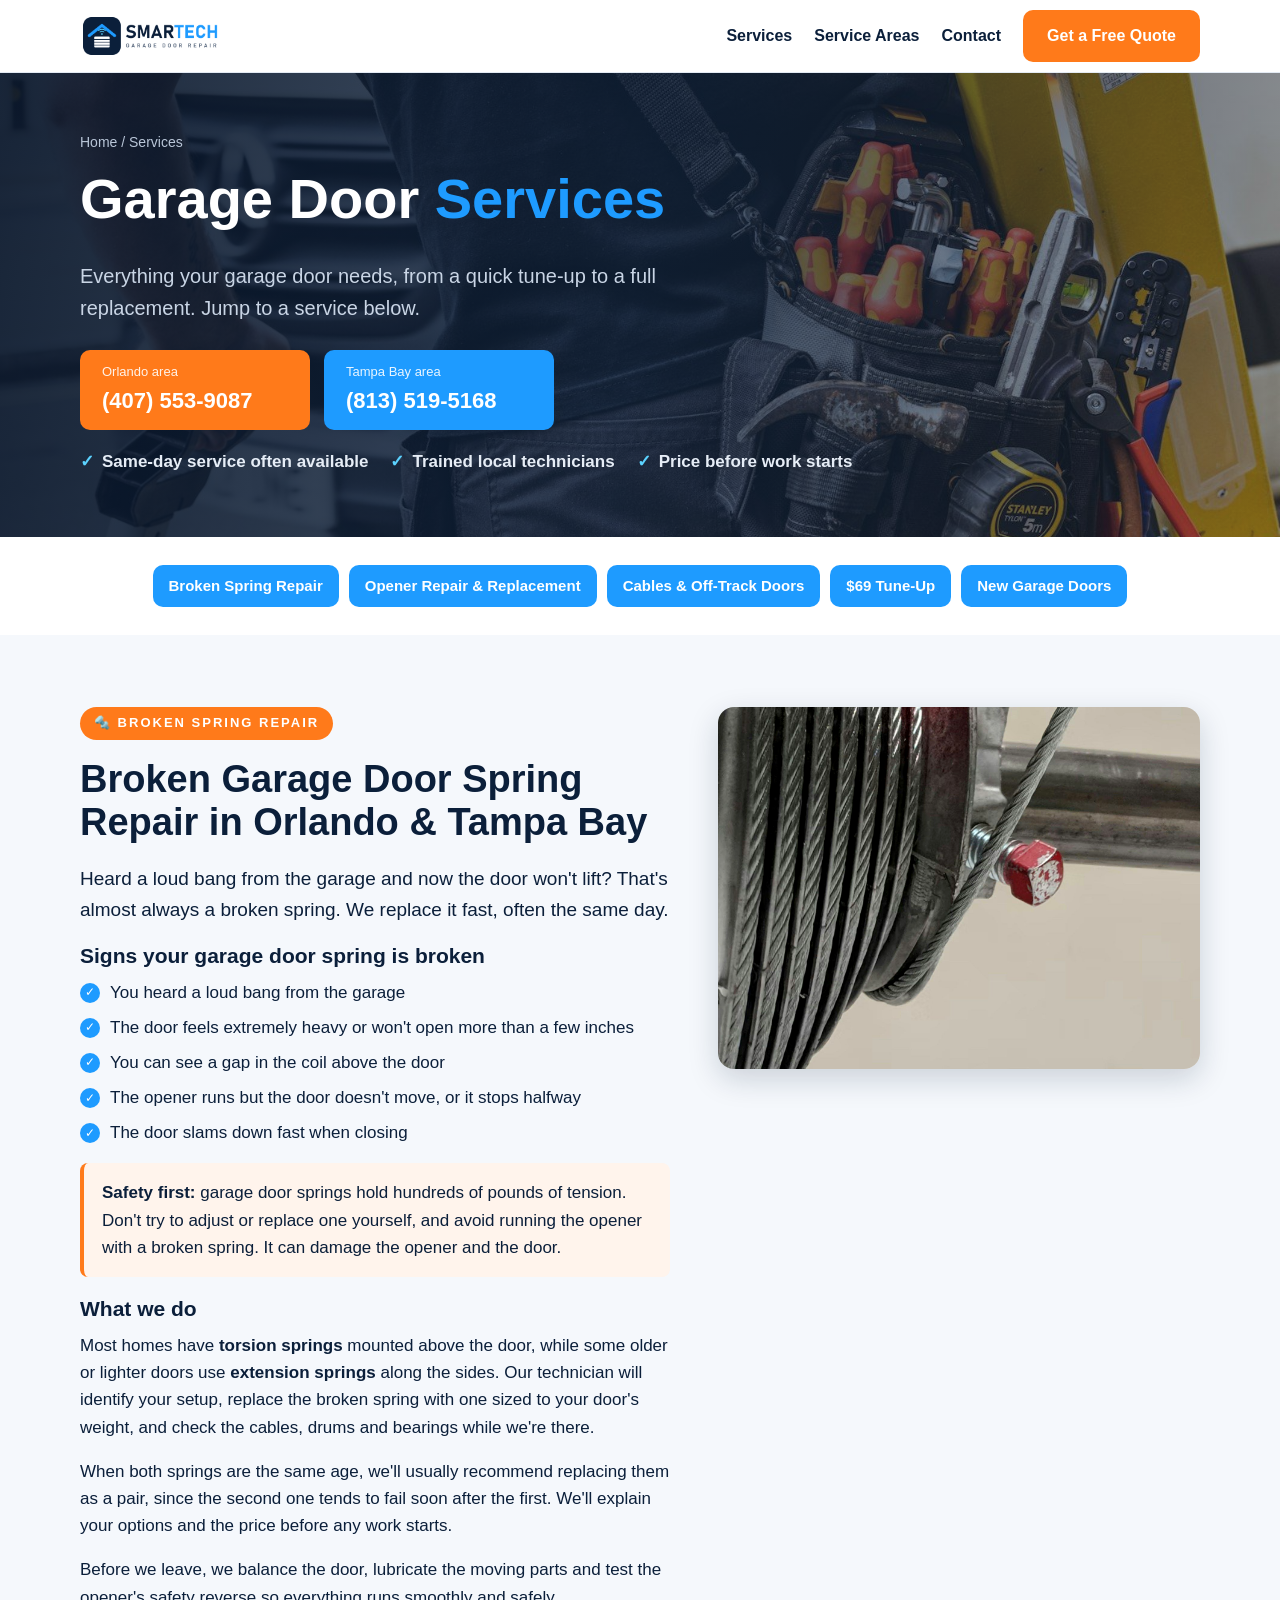
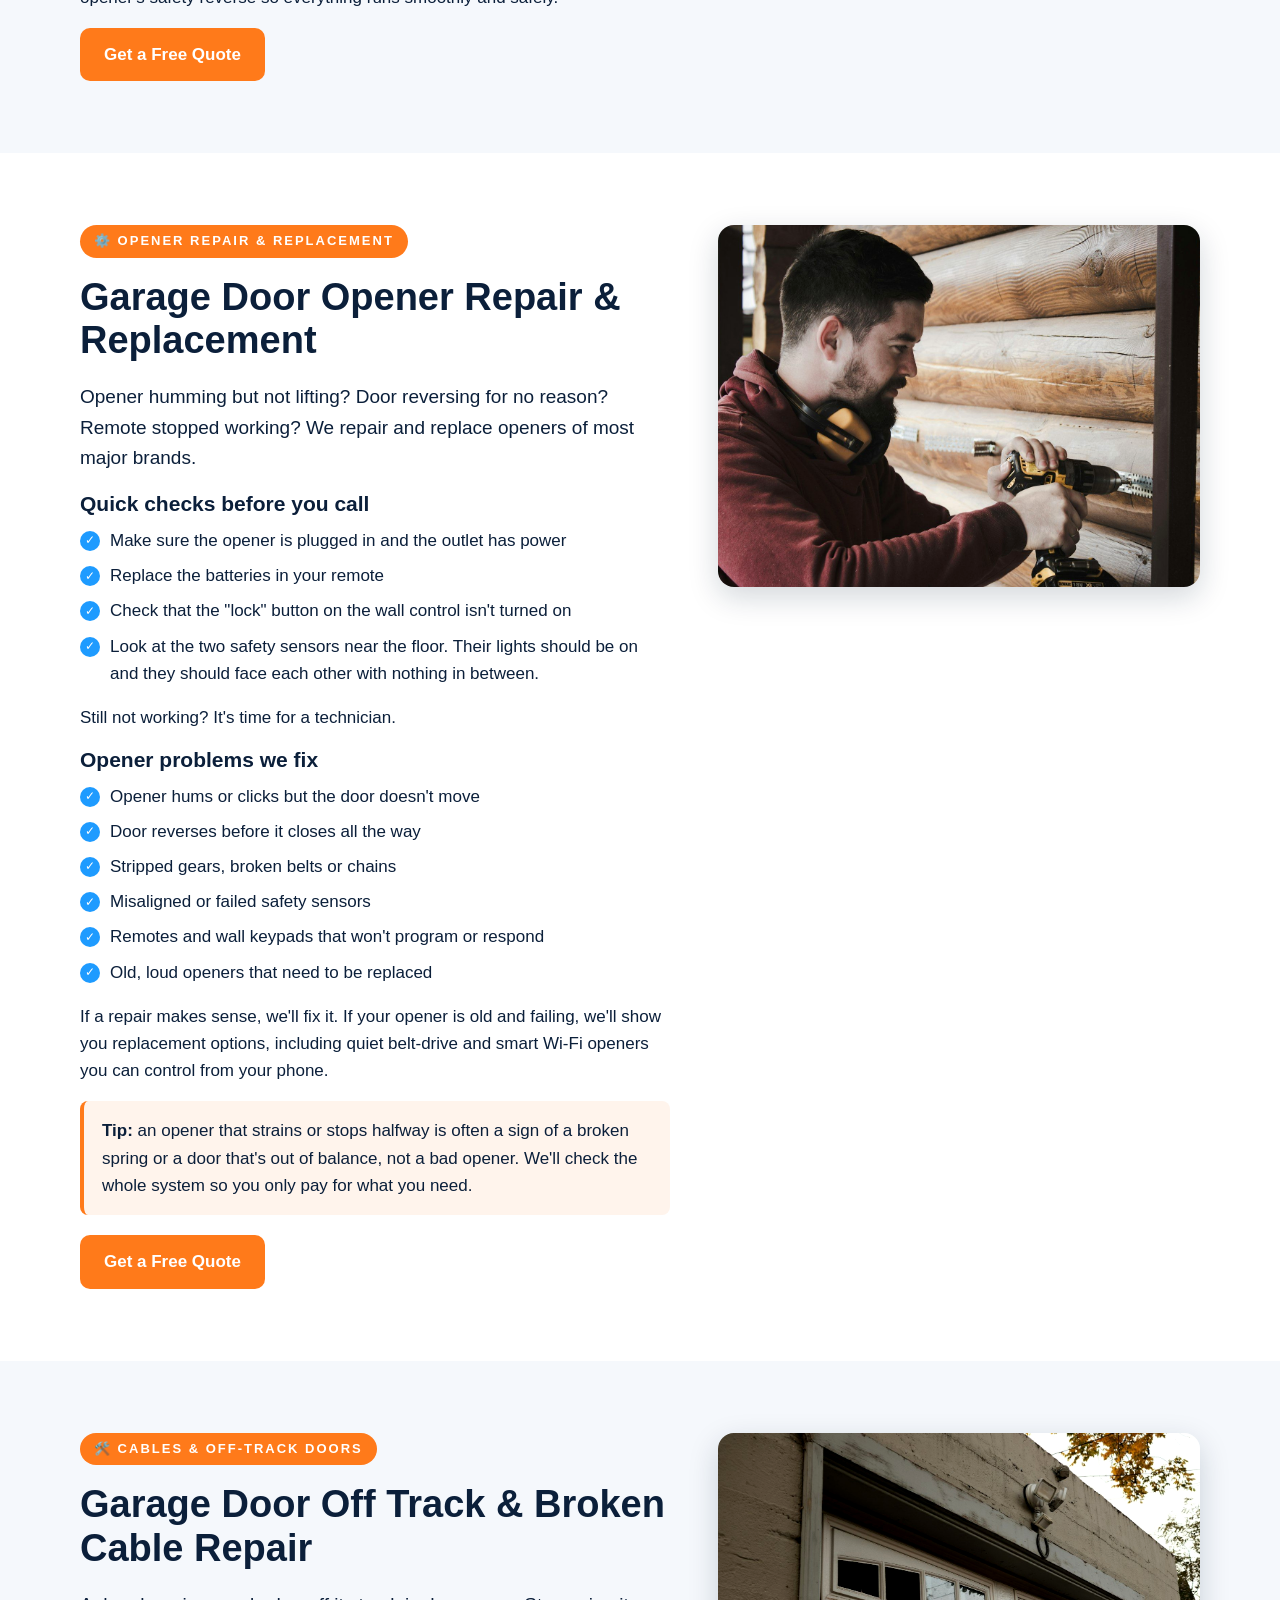
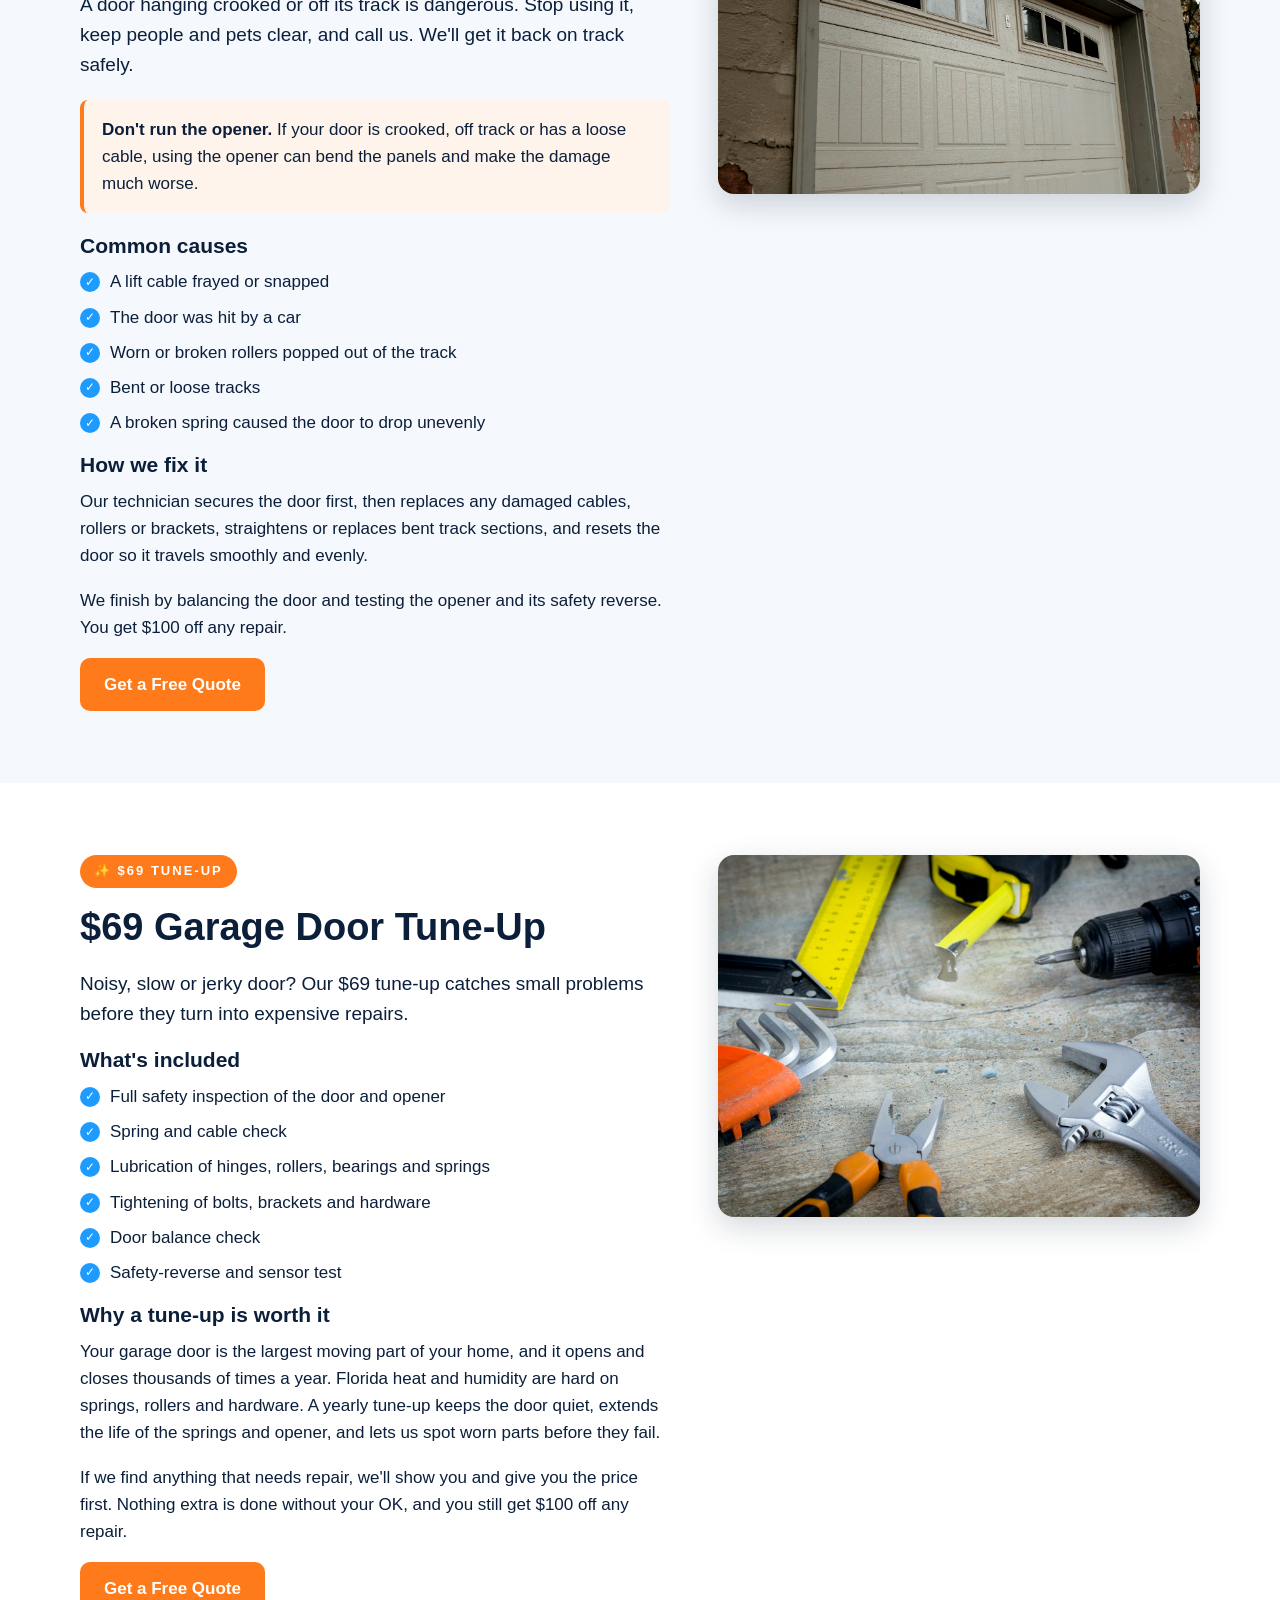
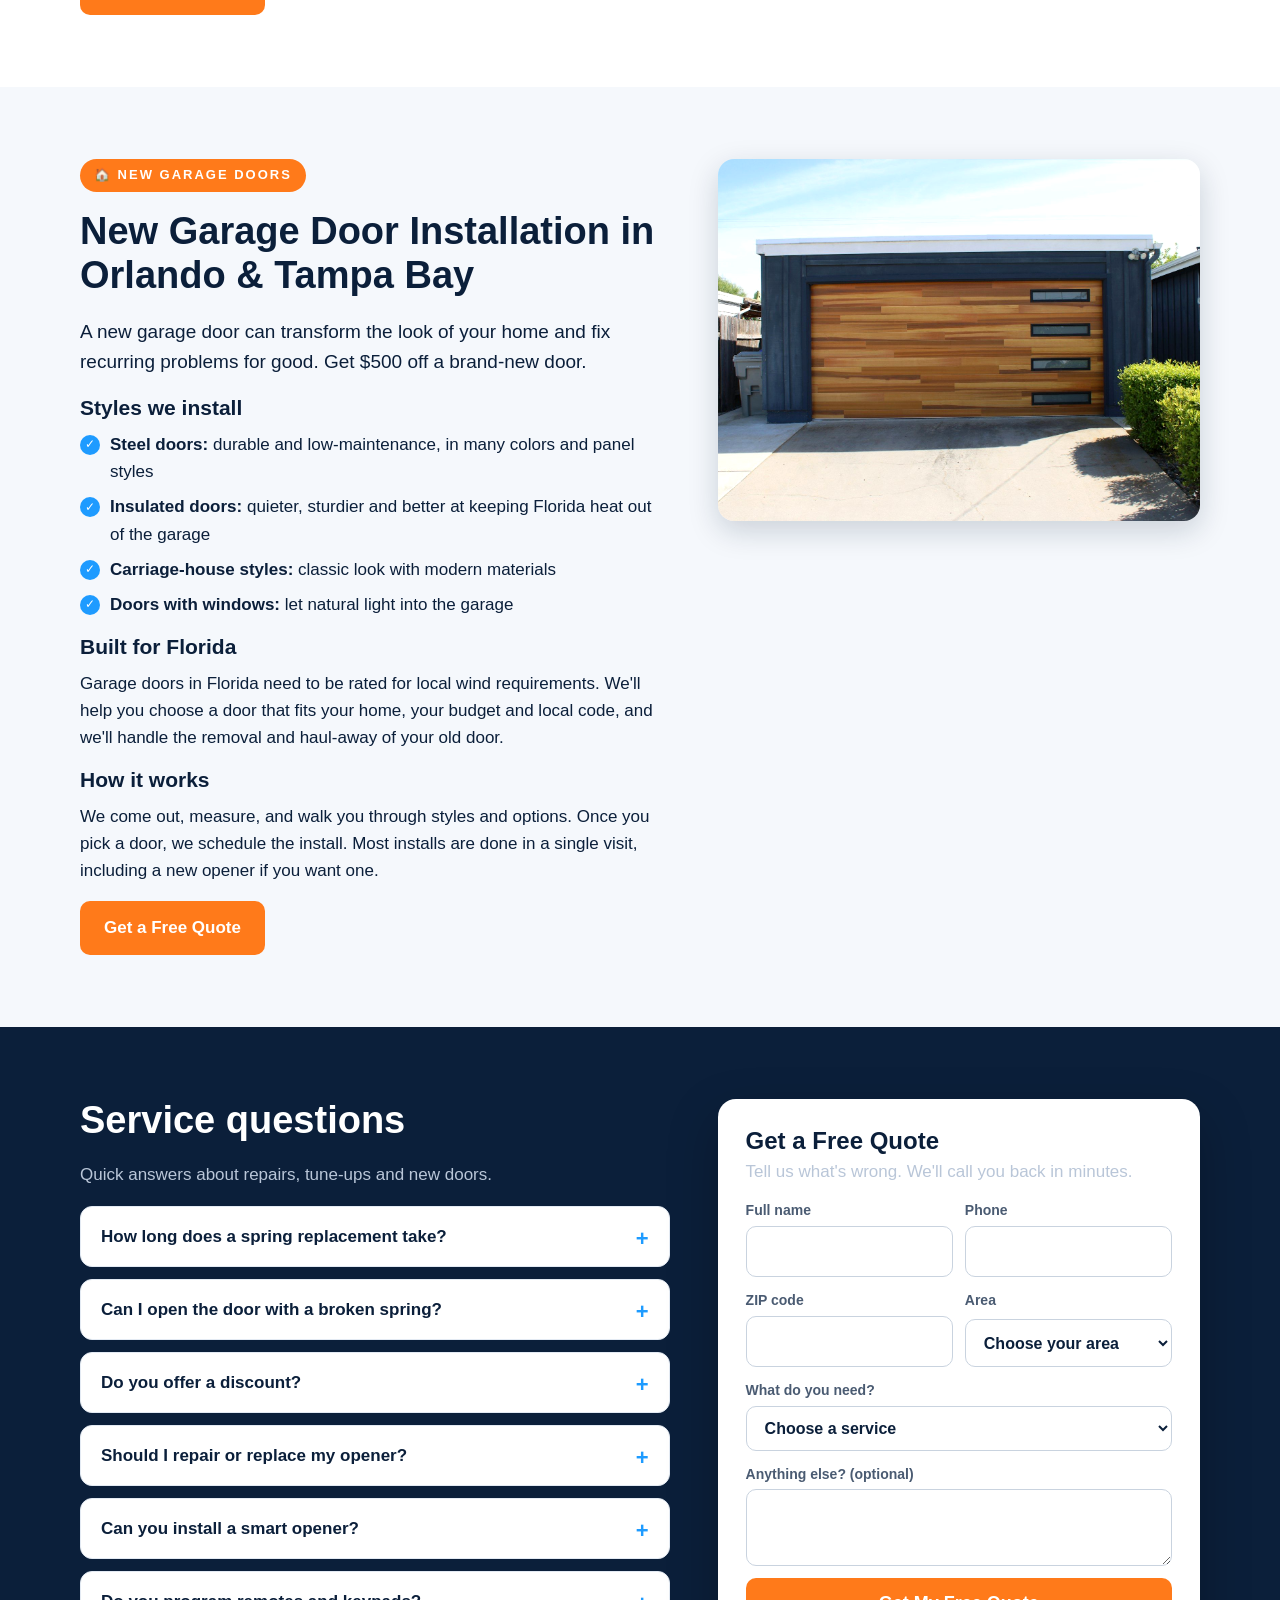
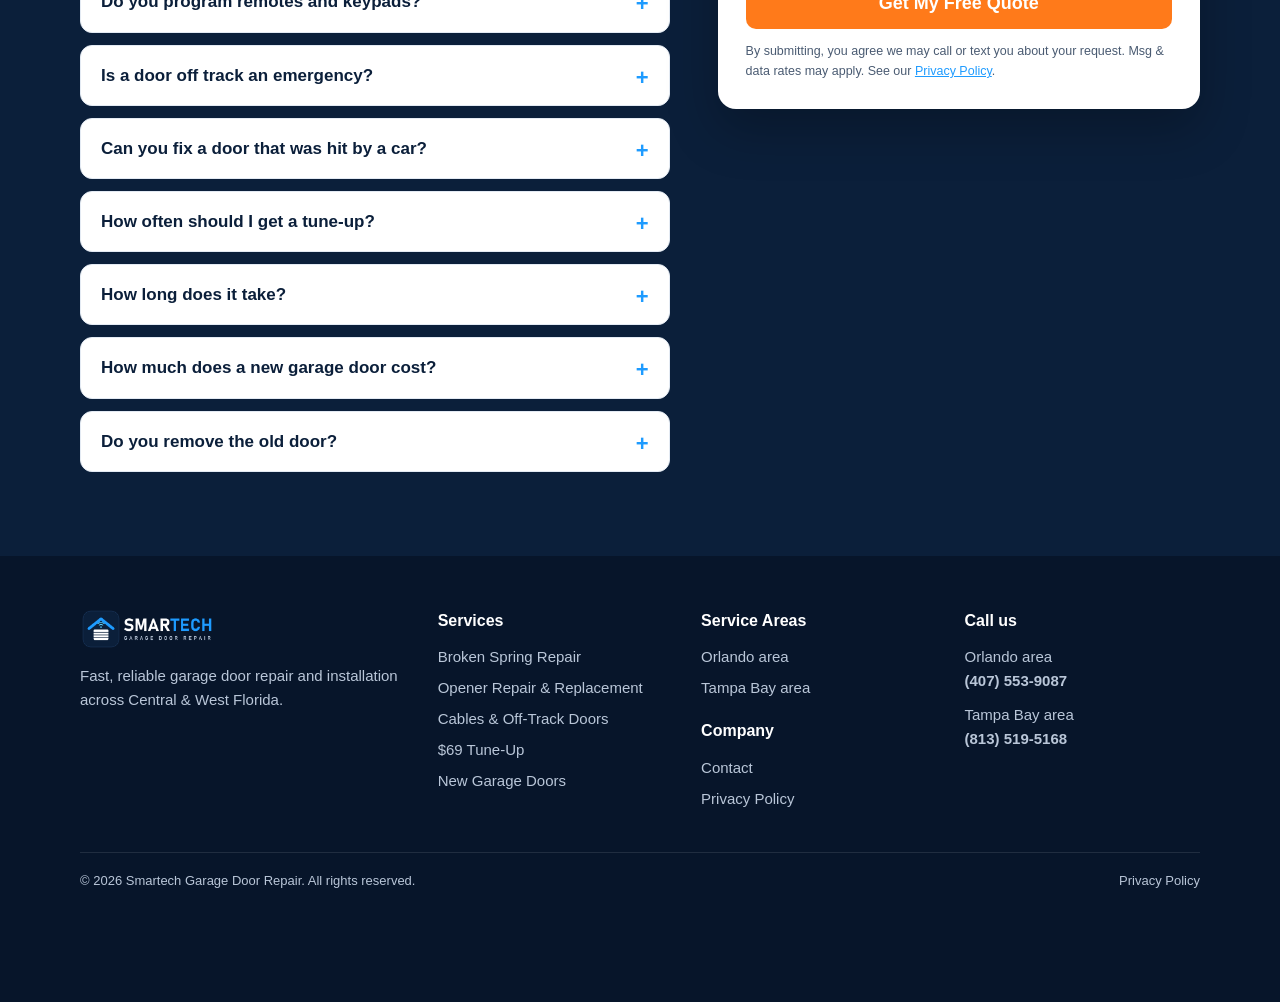
<file: services/index.html>
<!DOCTYPE html>
<html lang="en"><head>
<meta charset="utf-8"><meta name="viewport" content="width=device-width, initial-scale=1">
<title>Garage Door Repair &amp; Installation Services | Smartech Garage Door Repair</title><meta name="description" content="Spring repair, opener repair, cables and off-track doors, $69 garage door tune-ups and new door installation in Orlando and Tampa Bay.">
<link rel="canonical" href="https://smartechgaragedoor.com/services/">
<meta property="og:type" content="website"><meta property="og:site_name" content="Smartech Garage Door Repair">
<meta property="og:title" content="Garage Door Repair &amp; Installation Services | Smartech Garage Door Repair"><meta property="og:description" content="Spring repair, opener repair, cables and off-track doors, $69 garage door tune-ups and new door installation in Orlando and Tampa Bay.">
<meta property="og:url" content="https://smartechgaragedoor.com/services/"><meta property="og:image" content="https://smartechgaragedoor.com/assets/facebook-profile-1080.png">
<meta name="theme-color" content="#0B1F3A">
<link rel="icon" href="../assets/smartech-icon.png"><link rel="apple-touch-icon" href="../assets/smartech-icon.png">
<link rel="stylesheet" href="../assets/site.css"><script type="application/ld+json">{"@context": "https://schema.org", "@type": "HomeAndConstructionBusiness", "name": "Smartech Garage Door Repair", "url": "https://smartechgaragedoor.com/", "logo": "https://smartechgaragedoor.com/assets/smartech-logo.png", "image": "https://smartechgaragedoor.com/assets/img/hero-florida-home.jpg", "telephone": "+14075539087", "priceRange": "$$", "areaServed": [{"@type": "City", "name": "Orlando, FL"}, {"@type": "City", "name": "Kissimmee, FL"}, {"@type": "City", "name": "Sanford, FL"}, {"@type": "City", "name": "Apopka, FL"}, {"@type": "City", "name": "Oviedo, FL"}, {"@type": "City", "name": "Clermont, FL"}, {"@type": "City", "name": "Davenport, FL"}, {"@type": "City", "name": "Haines City, FL"}, {"@type": "City", "name": "Leesburg, FL"}, {"@type": "City", "name": "The Villages, FL"}, {"@type": "City", "name": "Ocala, FL"}, {"@type": "City", "name": "Deltona, FL"}, {"@type": "City", "name": "Daytona Beach, FL"}, {"@type": "City", "name": "Ormond Beach, FL"}, {"@type": "City", "name": "Port Orange, FL"}, {"@type": "City", "name": "New Smyrna Beach, FL"}, {"@type": "City", "name": "Titusville, FL"}, {"@type": "City", "name": "Cocoa Beach, FL"}, {"@type": "City", "name": "Merritt Island, FL"}, {"@type": "City", "name": "Melbourne, FL"}, {"@type": "City", "name": "Palm Bay, FL"}, {"@type": "City", "name": "Tampa, FL"}, {"@type": "City", "name": "Brandon, FL"}, {"@type": "City", "name": "Riverview, FL"}, {"@type": "City", "name": "Wesley Chapel, FL"}, {"@type": "City", "name": "Land O' Lakes, FL"}, {"@type": "City", "name": "Clearwater, FL"}, {"@type": "City", "name": "Largo, FL"}, {"@type": "City", "name": "Pinellas Park, FL"}, {"@type": "City", "name": "Palm Harbor, FL"}, {"@type": "City", "name": "Tarpon Springs, FL"}, {"@type": "City", "name": "Spring Hill, FL"}, {"@type": "City", "name": "Brooksville, FL"}, {"@type": "City", "name": "Port Richey, FL"}, {"@type": "City", "name": "Zephyrhills, FL"}, {"@type": "City", "name": "Plant City, FL"}, {"@type": "City", "name": "Lakeland, FL"}, {"@type": "City", "name": "Winter Haven, FL"}, {"@type": "City", "name": "Ruskin, FL"}, {"@type": "City", "name": "Sun City Center, FL"}, {"@type": "City", "name": "Parrish, FL"}, {"@type": "City", "name": "Bradenton, FL"}, {"@type": "City", "name": "Lakewood Ranch, FL"}, {"@type": "City", "name": "Sarasota, FL"}, {"@type": "City", "name": "Osprey, FL"}], "contactPoint": [{"@type": "ContactPoint", "telephone": "+14075539087", "contactType": "customer service", "areaServed": "US-FL", "name": "Orlando area"}, {"@type": "ContactPoint", "telephone": "+18135195168", "contactType": "customer service", "areaServed": "US-FL", "name": "Tampa Bay area"}], "makesOffer": [{"@type": "Offer", "itemOffered": {"@type": "Service", "name": "Broken Spring Repair"}}, {"@type": "Offer", "itemOffered": {"@type": "Service", "name": "Opener Repair & Replacement"}}, {"@type": "Offer", "itemOffered": {"@type": "Service", "name": "Cables & Off-Track Doors"}}, {"@type": "Offer", "itemOffered": {"@type": "Service", "name": "$69 Tune-Up"}}, {"@type": "Offer", "itemOffered": {"@type": "Service", "name": "New Garage Doors"}}]}</script><script type="application/ld+json">{"@context": "https://schema.org", "@type": "FAQPage", "mainEntity": [{"@type": "Question", "name": "How long does a spring replacement take?", "acceptedAnswer": {"@type": "Answer", "text": "Most spring replacements are done in about an hour once the technician arrives."}}, {"@type": "Question", "name": "Can I open the door with a broken spring?", "acceptedAnswer": {"@type": "Answer", "text": "We don't recommend it. Without the spring, the door is extremely heavy and can fall. If your car is stuck inside, call us and we'll walk you through your options."}}, {"@type": "Question", "name": "Do you offer a discount?", "acceptedAnswer": {"@type": "Answer", "text": "Yes. You get $100 off any garage door repair, including spring replacement."}}, {"@type": "Question", "name": "Should I repair or replace my opener?", "acceptedAnswer": {"@type": "Answer", "text": "If the opener is fairly new, a repair is usually the better value. If it's old, very loud, or the motor is failing, a replacement often costs less in the long run. We'll give you both options."}}, {"@type": "Question", "name": "Can you install a smart opener?", "acceptedAnswer": {"@type": "Answer", "text": "Yes. We can install Wi-Fi openers that let you open, close and check your door from your phone."}}, {"@type": "Question", "name": "Do you program remotes and keypads?", "acceptedAnswer": {"@type": "Answer", "text": "Yes, we can program new remotes and wall keypads during the visit."}}, {"@type": "Question", "name": "Is a door off track an emergency?", "acceptedAnswer": {"@type": "Answer", "text": "It can be. A door off track can fall. Keep everyone away from it and call us. Same-day service is often available."}}, {"@type": "Question", "name": "Can you fix a door that was hit by a car?", "acceptedAnswer": {"@type": "Answer", "text": "Often, yes. Depending on the damage we can replace tracks, rollers or individual panels. If the door is badly damaged, we'll show you replacement options with $500 off a new door."}}, {"@type": "Question", "name": "How often should I get a tune-up?", "acceptedAnswer": {"@type": "Answer", "text": "Once a year is a good rule, or right away if your door gets noisy, slow or jerky."}}, {"@type": "Question", "name": "How long does it take?", "acceptedAnswer": {"@type": "Answer", "text": "About 45 minutes to an hour for most doors."}}, {"@type": "Question", "name": "How much does a new garage door cost?", "acceptedAnswer": {"@type": "Answer", "text": "It depends on the size, style and insulation you choose. We'll give you a clear quote after measuring, and you get $500 off."}}, {"@type": "Question", "name": "Do you remove the old door?", "acceptedAnswer": {"@type": "Answer", "text": "Yes, removal and haul-away of your old door is part of the install."}}]}</script>
</head><body>
<header class="top"><div class="wrap">
<a class="logo" href="../" aria-label="Smartech Garage Door Repair home"><img src="../assets/smartech-logo.png" alt="Smartech Garage Door Repair" width="226" height="70"></a>
<button class="menu-btn" aria-label="Menu" aria-expanded="false">&#9776;</button>
<nav class="nav"><a href="../services/">Services</a><a href="../areas/">Service Areas</a>
<a href="../contact/">Contact</a><a class="btn" href="../contact/#quote">Get a Free Quote</a></nav>
</div></header>
<main><section class="hero page-hero" style="background-image:url(../assets/img/technician-toolbelt.jpg)"><div class="wrap"><div class="breadcrumb"><a href="../">Home</a> / Services</div><h1>Garage Door <span>Services</span></h1><p class="lead">Everything your garage door needs, from a quick tune-up to a full replacement. Jump to a service below.</p>
<div class="calls"><a class="btn" href="tel:+14075539087"><small>Orlando area</small><b>(407) 553-9087</b></a><a class="btn blue" href="tel:+18135195168"><small>Tampa Bay area</small><b>(813) 519-5168</b></a></div>
<ul class="checks"><li>Same-day service often available</li><li>Trained local technicians</li><li>Price before work starts</li></ul></div></section><section style="padding:28px 0"><div class="wrap" style="display:flex;flex-wrap:wrap;gap:10px;justify-content:center"><a class="btn blue" style="padding:9px 16px;font-size:15px" href="#broken-spring-repair">Broken Spring Repair</a><a class="btn blue" style="padding:9px 16px;font-size:15px" href="#garage-door-opener-repair">Opener Repair &amp; Replacement</a><a class="btn blue" style="padding:9px 16px;font-size:15px" href="#cable-off-track-repair">Cables &amp; Off-Track Doors</a><a class="btn blue" style="padding:9px 16px;font-size:15px" href="#garage-door-tune-up">$69 Tune-Up</a><a class="btn blue" style="padding:9px 16px;font-size:15px" href="#new-garage-doors">New Garage Doors</a></div></section><section class="alt" id="broken-spring-repair" style="scroll-margin-top:80px"><div class="wrap split" style="align-items:start">
<div><span class="pill">&#128297; BROKEN SPRING REPAIR</span><h2>Broken Garage Door Spring Repair in Orlando &amp; Tampa Bay</h2><p class="lead" style="font-size:19px">Heard a loud bang from the garage and now the door won't lift? That's almost always a broken spring. We replace it fast, often the same day.</p>
<h3>Signs your garage door spring is broken</h3>
<ul class="tick">
<li>You heard a loud bang from the garage</li>
<li>The door feels extremely heavy or won't open more than a few inches</li>
<li>You can see a gap in the coil above the door</li>
<li>The opener runs but the door doesn't move, or it stops halfway</li>
<li>The door slams down fast when closing</li>
</ul>
<div class="warn"><b>Safety first:</b> garage door springs hold hundreds of pounds of tension. Don't try to adjust or replace one yourself, and avoid running the opener with a broken spring. It can damage the opener and the door.</div>
<h3>What we do</h3>
<p>Most homes have <b>torsion springs</b> mounted above the door, while some older or lighter doors use <b>extension springs</b> along the sides. Our technician will identify your setup, replace the broken spring with one sized to your door's weight, and check the cables, drums and bearings while we're there.</p>
<p>When both springs are the same age, we'll usually recommend replacing them as a pair, since the second one tends to fail soon after the first. We'll explain your options and the price before any work starts.</p>
<p>Before we leave, we balance the door, lubricate the moving parts and test the opener's safety reverse so everything runs smoothly and safely.</p>

<a class="btn" href="#quote">Get a Free Quote</a></div><div><div class="photo" style="aspect-ratio:4/3"><img src="../assets/img/garage-spring-cable.jpg" alt="Broken Spring Repair" loading="lazy"></div></div></div></section><section class="" id="garage-door-opener-repair" style="scroll-margin-top:80px"><div class="wrap split" style="align-items:start">
<div><span class="pill">&#9881;&#65039; OPENER REPAIR &amp; REPLACEMENT</span><h2>Garage Door Opener Repair &amp; Replacement</h2><p class="lead" style="font-size:19px">Opener humming but not lifting? Door reversing for no reason? Remote stopped working? We repair and replace openers of most major brands.</p>
<h3>Quick checks before you call</h3>
<ul class="tick">
<li>Make sure the opener is plugged in and the outlet has power</li>
<li>Replace the batteries in your remote</li>
<li>Check that the "lock" button on the wall control isn't turned on</li>
<li>Look at the two safety sensors near the floor. Their lights should be on and they should face each other with nothing in between.</li>
</ul>
<p>Still not working? It's time for a technician.</p>
<h3>Opener problems we fix</h3>
<ul class="tick">
<li>Opener hums or clicks but the door doesn't move</li>
<li>Door reverses before it closes all the way</li>
<li>Stripped gears, broken belts or chains</li>
<li>Misaligned or failed safety sensors</li>
<li>Remotes and wall keypads that won't program or respond</li>
<li>Old, loud openers that need to be replaced</li>
</ul>
<p>If a repair makes sense, we'll fix it. If your opener is old and failing, we'll show you replacement options, including quiet belt-drive and smart Wi-Fi openers you can control from your phone.</p>
<div class="warn"><b>Tip:</b> an opener that strains or stops halfway is often a sign of a broken spring or a door that's out of balance, not a bad opener. We'll check the whole system so you only pay for what you need.</div>

<a class="btn" href="#quote">Get a Free Quote</a></div><div><div class="photo" style="aspect-ratio:4/3"><img src="../assets/img/technician-drill.jpg" alt="Opener Repair &amp; Replacement" loading="lazy"></div></div></div></section><section class="alt" id="cable-off-track-repair" style="scroll-margin-top:80px"><div class="wrap split" style="align-items:start">
<div><span class="pill">&#128736;&#65039; CABLES &amp; OFF-TRACK DOORS</span><h2>Garage Door Off Track &amp; Broken Cable Repair</h2><p class="lead" style="font-size:19px">A door hanging crooked or off its track is dangerous. Stop using it, keep people and pets clear, and call us. We'll get it back on track safely.</p>
<div class="warn"><b>Don't run the opener.</b> If your door is crooked, off track or has a loose cable, using the opener can bend the panels and make the damage much worse.</div>
<h3>Common causes</h3>
<ul class="tick">
<li>A lift cable frayed or snapped</li>
<li>The door was hit by a car</li>
<li>Worn or broken rollers popped out of the track</li>
<li>Bent or loose tracks</li>
<li>A broken spring caused the door to drop unevenly</li>
</ul>
<h3>How we fix it</h3>
<p>Our technician secures the door first, then replaces any damaged cables, rollers or brackets, straightens or replaces bent track sections, and resets the door so it travels smoothly and evenly.</p>
<p>We finish by balancing the door and testing the opener and its safety reverse. You get $100 off any repair.</p>

<a class="btn" href="#quote">Get a Free Quote</a></div><div><div class="photo" style="aspect-ratio:4/3"><img src="../assets/img/white-garage-door.jpg" alt="Cables &amp; Off-Track Doors" loading="lazy"></div></div></div></section><section class="" id="garage-door-tune-up" style="scroll-margin-top:80px"><div class="wrap split" style="align-items:start">
<div><span class="pill">&#10024; $69 TUNE-UP</span><h2>$69 Garage Door Tune-Up</h2><p class="lead" style="font-size:19px">Noisy, slow or jerky door? Our $69 tune-up catches small problems before they turn into expensive repairs.</p>
<h3>What's included</h3>
<ul class="tick">
<li>Full safety inspection of the door and opener</li>
<li>Spring and cable check</li>
<li>Lubrication of hinges, rollers, bearings and springs</li>
<li>Tightening of bolts, brackets and hardware</li>
<li>Door balance check</li>
<li>Safety-reverse and sensor test</li>
</ul>
<h3>Why a tune-up is worth it</h3>
<p>Your garage door is the largest moving part of your home, and it opens and closes thousands of times a year. Florida heat and humidity are hard on springs, rollers and hardware. A yearly tune-up keeps the door quiet, extends the life of the springs and opener, and lets us spot worn parts before they fail.</p>
<p>If we find anything that needs repair, we'll show you and give you the price first. Nothing extra is done without your OK, and you still get $100 off any repair.</p>

<a class="btn" href="#quote">Get a Free Quote</a></div><div><div class="photo" style="aspect-ratio:4/3"><img src="../assets/img/tools.jpg" alt="$69 Tune-Up" loading="lazy"></div></div></div></section><section class="alt" id="new-garage-doors" style="scroll-margin-top:80px"><div class="wrap split" style="align-items:start">
<div><span class="pill">&#127968; NEW GARAGE DOORS</span><h2>New Garage Door Installation in Orlando &amp; Tampa Bay</h2><p class="lead" style="font-size:19px">A new garage door can transform the look of your home and fix recurring problems for good. Get $500 off a brand-new door.</p>
<h3>Styles we install</h3>
<ul class="tick">
<li><b>Steel doors:</b> durable and low-maintenance, in many colors and panel styles</li>
<li><b>Insulated doors:</b> quieter, sturdier and better at keeping Florida heat out of the garage</li>
<li><b>Carriage-house styles:</b> classic look with modern materials</li>
<li><b>Doors with windows:</b> let natural light into the garage</li>
</ul>
<h3>Built for Florida</h3>
<p>Garage doors in Florida need to be rated for local wind requirements. We'll help you choose a door that fits your home, your budget and local code, and we'll handle the removal and haul-away of your old door.</p>
<h3>How it works</h3>
<p>We come out, measure, and walk you through styles and options. Once you pick a door, we schedule the install. Most installs are done in a single visit, including a new opener if you want one.</p>

<a class="btn" href="#quote">Get a Free Quote</a></div><div><div class="photo" style="aspect-ratio:4/3"><img src="../assets/img/new-wood-garage-door.jpg" alt="New Garage Doors" loading="lazy"></div></div></div></section><section class="dark"><div class="wrap split" style="align-items:start"><div><h2>Service questions</h2>
<p class="muted">Quick answers about repairs, tune-ups and new doors.</p><div class="faq" style="color:#0B1F3A"><details><summary>How long does a spring replacement take?</summary><p>Most spring replacements are done in about an hour once the technician arrives.</p></details><details><summary>Can I open the door with a broken spring?</summary><p>We don&#x27;t recommend it. Without the spring, the door is extremely heavy and can fall. If your car is stuck inside, call us and we&#x27;ll walk you through your options.</p></details><details><summary>Do you offer a discount?</summary><p>Yes. You get $100 off any garage door repair, including spring replacement.</p></details><details><summary>Should I repair or replace my opener?</summary><p>If the opener is fairly new, a repair is usually the better value. If it&#x27;s old, very loud, or the motor is failing, a replacement often costs less in the long run. We&#x27;ll give you both options.</p></details><details><summary>Can you install a smart opener?</summary><p>Yes. We can install Wi-Fi openers that let you open, close and check your door from your phone.</p></details><details><summary>Do you program remotes and keypads?</summary><p>Yes, we can program new remotes and wall keypads during the visit.</p></details><details><summary>Is a door off track an emergency?</summary><p>It can be. A door off track can fall. Keep everyone away from it and call us. Same-day service is often available.</p></details><details><summary>Can you fix a door that was hit by a car?</summary><p>Often, yes. Depending on the damage we can replace tracks, rollers or individual panels. If the door is badly damaged, we&#x27;ll show you replacement options with $500 off a new door.</p></details><details><summary>How often should I get a tune-up?</summary><p>Once a year is a good rule, or right away if your door gets noisy, slow or jerky.</p></details><details><summary>How long does it take?</summary><p>About 45 minutes to an hour for most doors.</p></details><details><summary>How much does a new garage door cost?</summary><p>It depends on the size, style and insulation you choose. We&#x27;ll give you a clear quote after measuring, and you get $500 off.</p></details><details><summary>Do you remove the old door?</summary><p>Yes, removal and haul-away of your old door is part of the install.</p></details></div></div>
<div class="stick"><div class="quote-box" id="quote">
<h3>Get a Free Quote</h3><p class="muted" style="margin:0">Tell us what&#x27;s wrong. We&#x27;ll call you back in minutes.</p>
<form class="quote" data-thanks="../thank-you/">
<div class="row"><label>Full name<input name="name" required autocomplete="name"></label>
<label>Phone<input name="phone" type="tel" required autocomplete="tel" inputmode="tel"></label></div>
<div class="row"><label>ZIP code<input name="zip" required inputmode="numeric" pattern="[0-9]{5}" maxlength="5" autocomplete="postal-code"></label>
<label>Area<select name="area" required><option value="" disabled selected>Choose your area</option><option value="orlando">Orlando area</option><option value="tampa">Tampa Bay area</option></select></label></div>
<label>What do you need?<select name="service" required><option value="" disabled selected>Choose a service</option><option>Broken spring</option><option>Opener not working</option><option>Door off track / cable</option><option>$69 tune-up</option><option>New garage door</option><option>Something else</option></select></label>
<label>Anything else? (optional)<textarea name="message" rows="2"></textarea></label>
<div class="hp" aria-hidden="true"><label>Website<input name="website" tabindex="-1" autocomplete="off"></label></div>
<button class="btn" type="submit">Get My Free Quote</button>
<p class="fine">By submitting, you agree we may call or text you about your request. Msg &amp; data rates may apply. See our <a href="../privacy.html">Privacy Policy</a>.</p>
</form></div></div></div></section></main>
<footer><div class="wrap"><div class="grid">
<div><a class="logo" href="../"><img src="../assets/smartech-logo-white.png" alt="Smartech Garage Door Repair"></a>
<p>Fast, reliable garage door repair and installation across Central &amp; West Florida.</p></div>
<div><h4>Services</h4><ul><li><a href="../services/#broken-spring-repair">Broken Spring Repair</a></li><li><a href="../services/#garage-door-opener-repair">Opener Repair &amp; Replacement</a></li><li><a href="../services/#cable-off-track-repair">Cables &amp; Off-Track Doors</a></li><li><a href="../services/#garage-door-tune-up">$69 Tune-Up</a></li><li><a href="../services/#new-garage-doors">New Garage Doors</a></li></ul></div>
<div><h4>Service Areas</h4><ul><li><a href="../areas/#orlando">Orlando area</a></li><li><a href="../areas/#tampa-bay">Tampa Bay area</a></li></ul>
<h4 style="margin-top:18px">Company</h4><ul><li><a href="../contact/">Contact</a></li><li><a href="../privacy.html">Privacy Policy</a></li></ul></div>
<div><h4>Call us</h4><ul><li>Orlando area<br><a href="tel:+14075539087"><b>(407) 553-9087</b></a></li>
<li style="margin-top:10px">Tampa Bay area<br><a href="tel:+18135195168"><b>(813) 519-5168</b></a></li></ul></div>
</div><div class="bottom"><span>&copy; 2026 Smartech Garage Door Repair. All rights reserved.</span><span><a href="../privacy.html">Privacy Policy</a></span></div></div></footer>
<div class="callbar"><a href="tel:+14075539087"><small>Orlando area</small>Call (407) 553-9087</a>
<a class="blue" href="tel:+18135195168"><small>Tampa Bay area</small>Call (813) 519-5168</a></div>
<script src="../assets/site.js" defer></script>
</body></html>
</file>
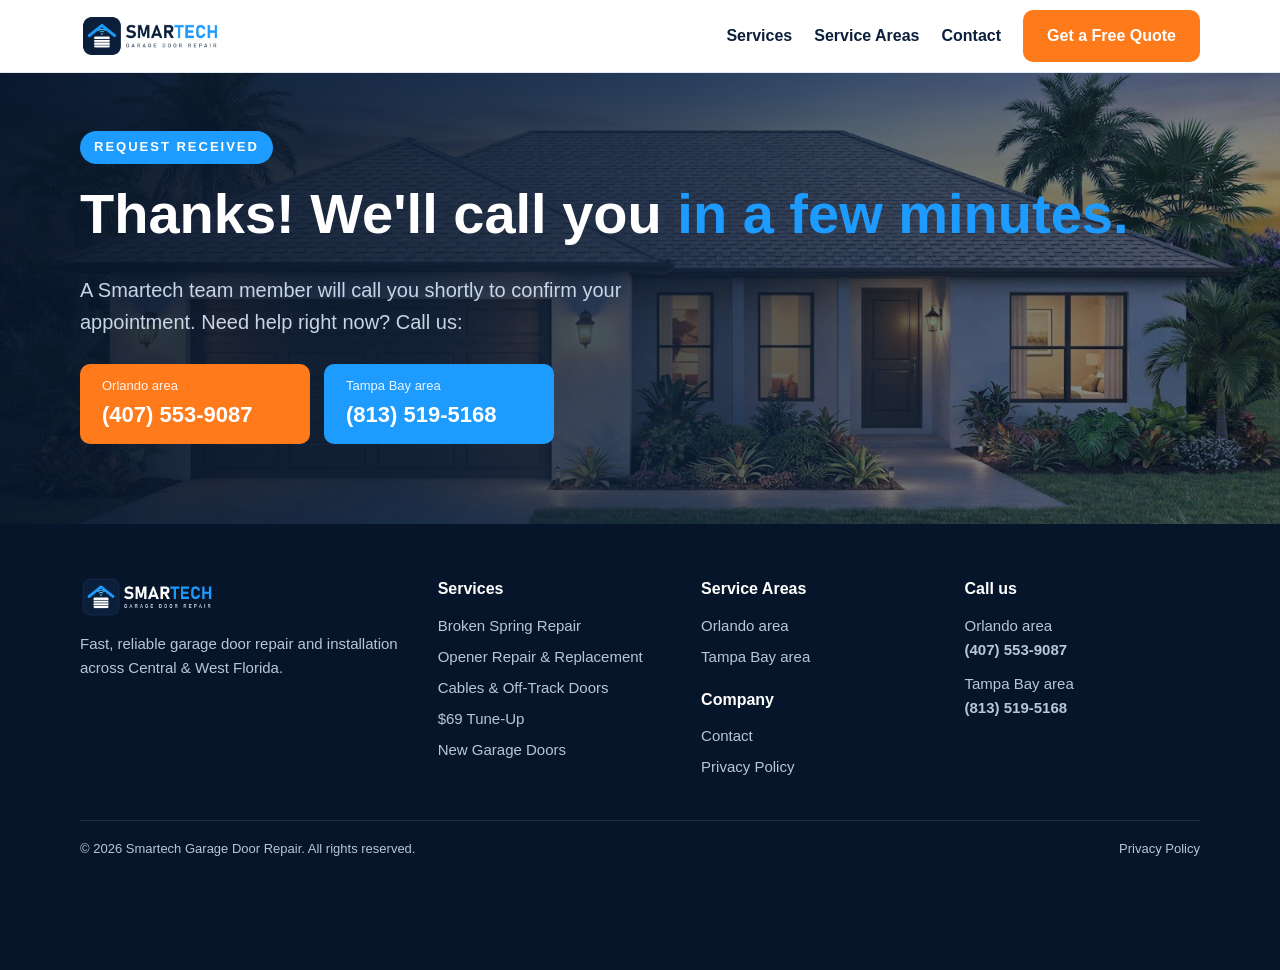
<file: thank-you/index.html>
<!DOCTYPE html>
<html lang="en"><head>
<meta charset="utf-8"><meta name="viewport" content="width=device-width, initial-scale=1">
<title>Thank You | Smartech Garage Door Repair</title><meta name="description" content="Thanks for your request.">
<link rel="canonical" href="https://smartechgaragedoor.com/thank-you/"><meta name="robots" content="noindex">
<meta property="og:type" content="website"><meta property="og:site_name" content="Smartech Garage Door Repair">
<meta property="og:title" content="Thank You | Smartech Garage Door Repair"><meta property="og:description" content="Thanks for your request.">
<meta property="og:url" content="https://smartechgaragedoor.com/thank-you/"><meta property="og:image" content="https://smartechgaragedoor.com/assets/facebook-profile-1080.png">
<meta name="theme-color" content="#0B1F3A">
<link rel="icon" href="../assets/smartech-icon.png"><link rel="apple-touch-icon" href="../assets/smartech-icon.png">
<link rel="stylesheet" href="../assets/site.css"><script type="application/ld+json">{"@context": "https://schema.org", "@type": "HomeAndConstructionBusiness", "name": "Smartech Garage Door Repair", "url": "https://smartechgaragedoor.com/", "logo": "https://smartechgaragedoor.com/assets/smartech-logo.png", "image": "https://smartechgaragedoor.com/assets/img/hero-florida-home.jpg", "telephone": "+14075539087", "priceRange": "$$", "areaServed": [{"@type": "City", "name": "Orlando, FL"}, {"@type": "City", "name": "Kissimmee, FL"}, {"@type": "City", "name": "Sanford, FL"}, {"@type": "City", "name": "Apopka, FL"}, {"@type": "City", "name": "Oviedo, FL"}, {"@type": "City", "name": "Clermont, FL"}, {"@type": "City", "name": "Davenport, FL"}, {"@type": "City", "name": "Haines City, FL"}, {"@type": "City", "name": "Leesburg, FL"}, {"@type": "City", "name": "The Villages, FL"}, {"@type": "City", "name": "Ocala, FL"}, {"@type": "City", "name": "Deltona, FL"}, {"@type": "City", "name": "Daytona Beach, FL"}, {"@type": "City", "name": "Ormond Beach, FL"}, {"@type": "City", "name": "Port Orange, FL"}, {"@type": "City", "name": "New Smyrna Beach, FL"}, {"@type": "City", "name": "Titusville, FL"}, {"@type": "City", "name": "Cocoa Beach, FL"}, {"@type": "City", "name": "Merritt Island, FL"}, {"@type": "City", "name": "Melbourne, FL"}, {"@type": "City", "name": "Palm Bay, FL"}, {"@type": "City", "name": "Tampa, FL"}, {"@type": "City", "name": "Brandon, FL"}, {"@type": "City", "name": "Riverview, FL"}, {"@type": "City", "name": "Wesley Chapel, FL"}, {"@type": "City", "name": "Land O' Lakes, FL"}, {"@type": "City", "name": "Clearwater, FL"}, {"@type": "City", "name": "Largo, FL"}, {"@type": "City", "name": "Pinellas Park, FL"}, {"@type": "City", "name": "Palm Harbor, FL"}, {"@type": "City", "name": "Tarpon Springs, FL"}, {"@type": "City", "name": "Spring Hill, FL"}, {"@type": "City", "name": "Brooksville, FL"}, {"@type": "City", "name": "Port Richey, FL"}, {"@type": "City", "name": "Zephyrhills, FL"}, {"@type": "City", "name": "Plant City, FL"}, {"@type": "City", "name": "Lakeland, FL"}, {"@type": "City", "name": "Winter Haven, FL"}, {"@type": "City", "name": "Ruskin, FL"}, {"@type": "City", "name": "Sun City Center, FL"}, {"@type": "City", "name": "Parrish, FL"}, {"@type": "City", "name": "Bradenton, FL"}, {"@type": "City", "name": "Lakewood Ranch, FL"}, {"@type": "City", "name": "Sarasota, FL"}, {"@type": "City", "name": "Osprey, FL"}], "contactPoint": [{"@type": "ContactPoint", "telephone": "+14075539087", "contactType": "customer service", "areaServed": "US-FL", "name": "Orlando area"}, {"@type": "ContactPoint", "telephone": "+18135195168", "contactType": "customer service", "areaServed": "US-FL", "name": "Tampa Bay area"}], "makesOffer": [{"@type": "Offer", "itemOffered": {"@type": "Service", "name": "Broken Spring Repair"}}, {"@type": "Offer", "itemOffered": {"@type": "Service", "name": "Opener Repair & Replacement"}}, {"@type": "Offer", "itemOffered": {"@type": "Service", "name": "Cables & Off-Track Doors"}}, {"@type": "Offer", "itemOffered": {"@type": "Service", "name": "$69 Tune-Up"}}, {"@type": "Offer", "itemOffered": {"@type": "Service", "name": "New Garage Doors"}}]}</script>
</head><body>
<header class="top"><div class="wrap">
<a class="logo" href="../" aria-label="Smartech Garage Door Repair home"><img src="../assets/smartech-logo.png" alt="Smartech Garage Door Repair" width="226" height="70"></a>
<button class="menu-btn" aria-label="Menu" aria-expanded="false">&#9776;</button>
<nav class="nav"><a href="../services/">Services</a><a href="../areas/">Service Areas</a>
<a href="../contact/">Contact</a><a class="btn" href="../contact/#quote">Get a Free Quote</a></nav>
</div></header>
<main><section class="hero page-hero" style="background-image:url(../assets/img/hero-florida-home.jpg)"><div class="wrap">
<span class="pill blue">REQUEST RECEIVED</span><h1>Thanks! We'll call you <span>in a few minutes.</span></h1>
<p class="lead">A Smartech team member will call you shortly to confirm your appointment. Need help right now? Call us:</p>
<div class="calls"><a class="btn" href="tel:+14075539087"><small>Orlando area</small><b>(407) 553-9087</b></a><a class="btn blue" href="tel:+18135195168"><small>Tampa Bay area</small><b>(813) 519-5168</b></a></div></div></section></main>
<footer><div class="wrap"><div class="grid">
<div><a class="logo" href="../"><img src="../assets/smartech-logo-white.png" alt="Smartech Garage Door Repair"></a>
<p>Fast, reliable garage door repair and installation across Central &amp; West Florida.</p></div>
<div><h4>Services</h4><ul><li><a href="../services/#broken-spring-repair">Broken Spring Repair</a></li><li><a href="../services/#garage-door-opener-repair">Opener Repair &amp; Replacement</a></li><li><a href="../services/#cable-off-track-repair">Cables &amp; Off-Track Doors</a></li><li><a href="../services/#garage-door-tune-up">$69 Tune-Up</a></li><li><a href="../services/#new-garage-doors">New Garage Doors</a></li></ul></div>
<div><h4>Service Areas</h4><ul><li><a href="../areas/#orlando">Orlando area</a></li><li><a href="../areas/#tampa-bay">Tampa Bay area</a></li></ul>
<h4 style="margin-top:18px">Company</h4><ul><li><a href="../contact/">Contact</a></li><li><a href="../privacy.html">Privacy Policy</a></li></ul></div>
<div><h4>Call us</h4><ul><li>Orlando area<br><a href="tel:+14075539087"><b>(407) 553-9087</b></a></li>
<li style="margin-top:10px">Tampa Bay area<br><a href="tel:+18135195168"><b>(813) 519-5168</b></a></li></ul></div>
</div><div class="bottom"><span>&copy; 2026 Smartech Garage Door Repair. All rights reserved.</span><span><a href="../privacy.html">Privacy Policy</a></span></div></div></footer>
<div class="callbar"><a href="tel:+14075539087"><small>Orlando area</small>Call (407) 553-9087</a>
<a class="blue" href="tel:+18135195168"><small>Tampa Bay area</small>Call (813) 519-5168</a></div>
<script src="../assets/site.js" defer></script>
</body></html>
</file>
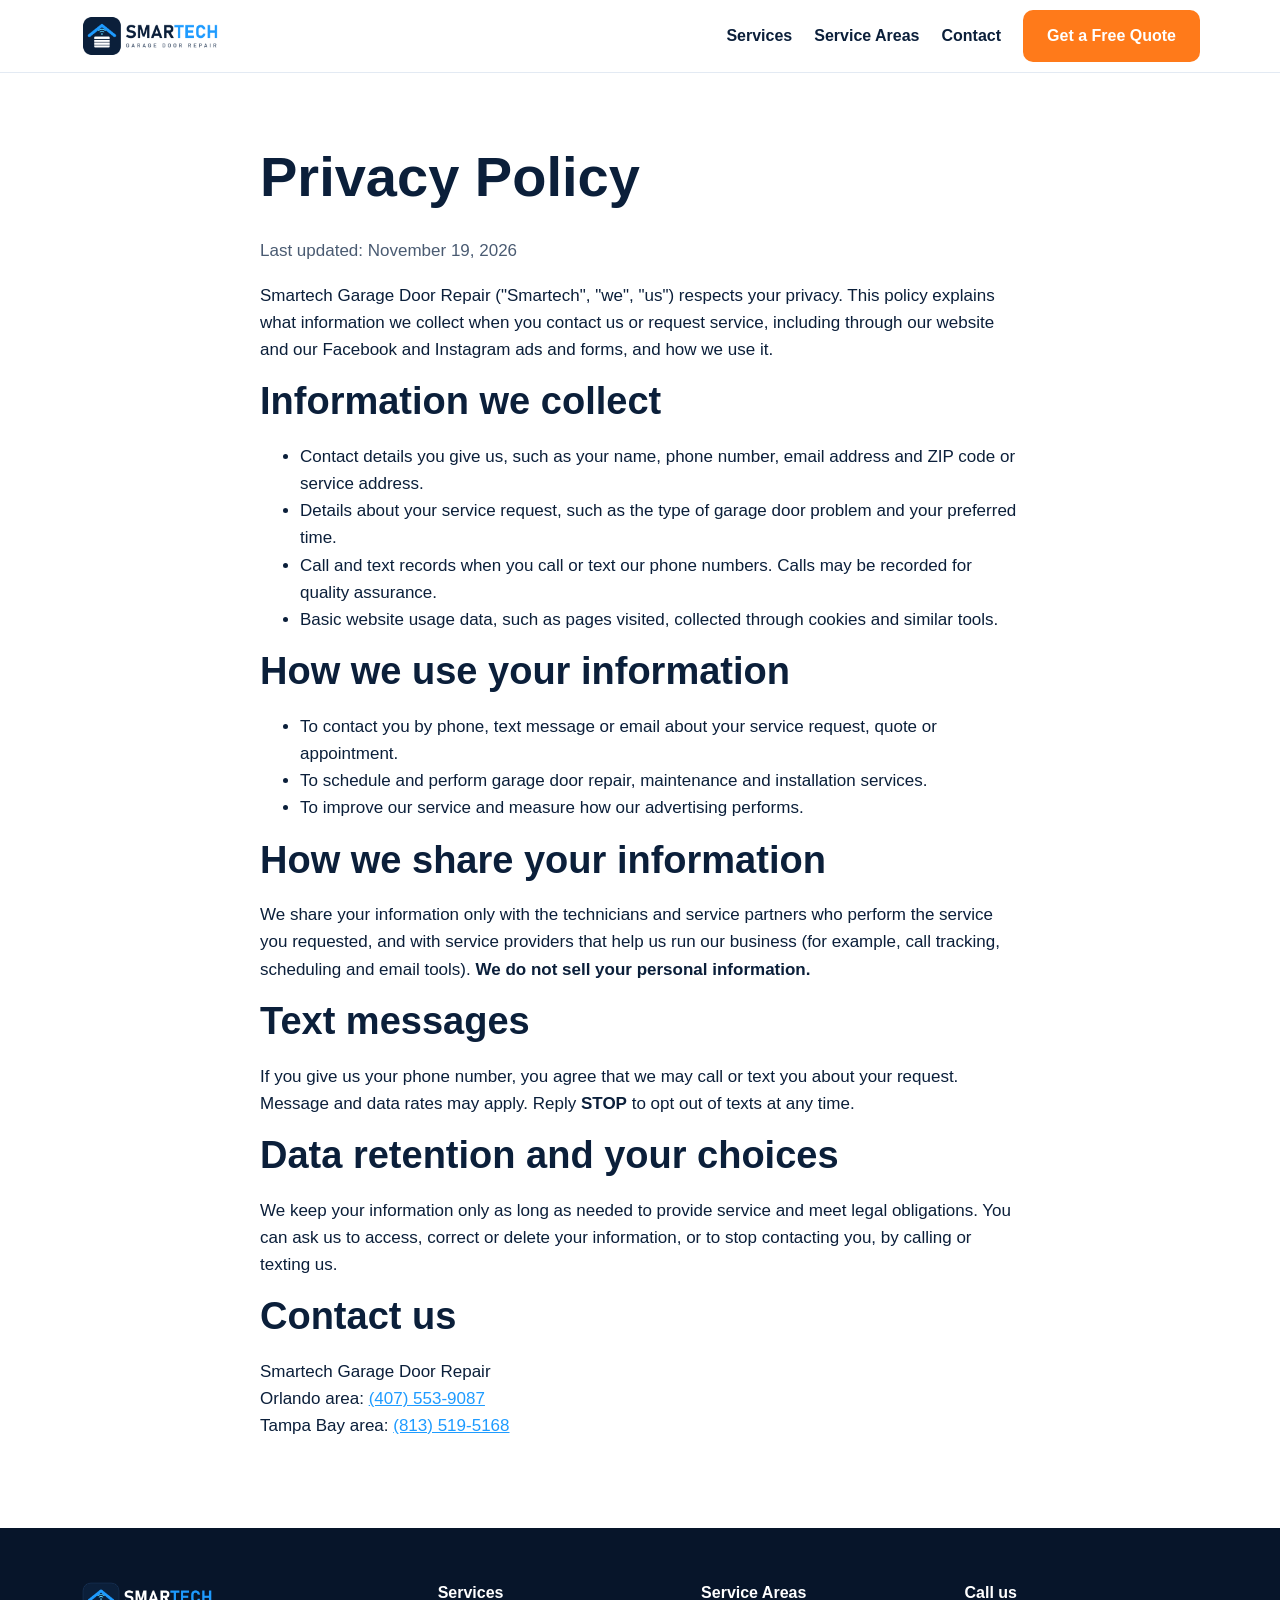
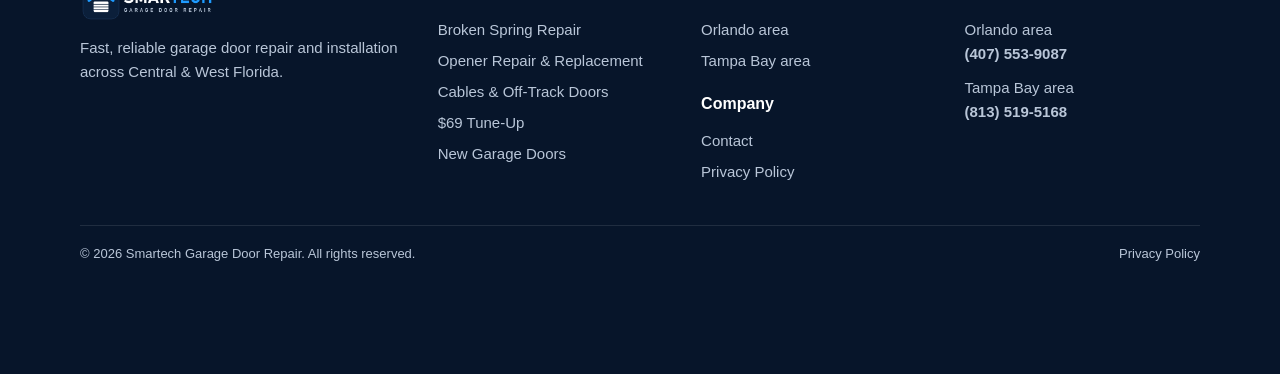
<file: privacy.html>
<!DOCTYPE html>
<html lang="en"><head>
<meta charset="utf-8"><meta name="viewport" content="width=device-width, initial-scale=1">
<title>Privacy Policy | Smartech Garage Door Repair</title><meta name="description" content="How Smartech Garage Door Repair collects and uses your information.">
<link rel="canonical" href="https://smartechgaragedoor.com/privacy.html">
<meta property="og:type" content="website"><meta property="og:site_name" content="Smartech Garage Door Repair">
<meta property="og:title" content="Privacy Policy | Smartech Garage Door Repair"><meta property="og:description" content="How Smartech Garage Door Repair collects and uses your information.">
<meta property="og:url" content="https://smartechgaragedoor.com/privacy.html"><meta property="og:image" content="https://smartechgaragedoor.com/assets/facebook-profile-1080.png">
<meta name="theme-color" content="#0B1F3A">
<link rel="icon" href="assets/smartech-icon.png"><link rel="apple-touch-icon" href="assets/smartech-icon.png">
<link rel="stylesheet" href="assets/site.css"><script type="application/ld+json">{"@context": "https://schema.org", "@type": "HomeAndConstructionBusiness", "name": "Smartech Garage Door Repair", "url": "https://smartechgaragedoor.com/", "logo": "https://smartechgaragedoor.com/assets/smartech-logo.png", "image": "https://smartechgaragedoor.com/assets/img/hero-florida-home.jpg", "telephone": "+14075539087", "priceRange": "$$", "areaServed": [{"@type": "City", "name": "Orlando, FL"}, {"@type": "City", "name": "Kissimmee, FL"}, {"@type": "City", "name": "Sanford, FL"}, {"@type": "City", "name": "Apopka, FL"}, {"@type": "City", "name": "Oviedo, FL"}, {"@type": "City", "name": "Clermont, FL"}, {"@type": "City", "name": "Davenport, FL"}, {"@type": "City", "name": "Haines City, FL"}, {"@type": "City", "name": "Leesburg, FL"}, {"@type": "City", "name": "The Villages, FL"}, {"@type": "City", "name": "Ocala, FL"}, {"@type": "City", "name": "Deltona, FL"}, {"@type": "City", "name": "Daytona Beach, FL"}, {"@type": "City", "name": "Ormond Beach, FL"}, {"@type": "City", "name": "Port Orange, FL"}, {"@type": "City", "name": "New Smyrna Beach, FL"}, {"@type": "City", "name": "Titusville, FL"}, {"@type": "City", "name": "Cocoa Beach, FL"}, {"@type": "City", "name": "Merritt Island, FL"}, {"@type": "City", "name": "Melbourne, FL"}, {"@type": "City", "name": "Palm Bay, FL"}, {"@type": "City", "name": "Tampa, FL"}, {"@type": "City", "name": "Brandon, FL"}, {"@type": "City", "name": "Riverview, FL"}, {"@type": "City", "name": "Wesley Chapel, FL"}, {"@type": "City", "name": "Land O' Lakes, FL"}, {"@type": "City", "name": "Clearwater, FL"}, {"@type": "City", "name": "Largo, FL"}, {"@type": "City", "name": "Pinellas Park, FL"}, {"@type": "City", "name": "Palm Harbor, FL"}, {"@type": "City", "name": "Tarpon Springs, FL"}, {"@type": "City", "name": "Spring Hill, FL"}, {"@type": "City", "name": "Brooksville, FL"}, {"@type": "City", "name": "Port Richey, FL"}, {"@type": "City", "name": "Zephyrhills, FL"}, {"@type": "City", "name": "Plant City, FL"}, {"@type": "City", "name": "Lakeland, FL"}, {"@type": "City", "name": "Winter Haven, FL"}, {"@type": "City", "name": "Ruskin, FL"}, {"@type": "City", "name": "Sun City Center, FL"}, {"@type": "City", "name": "Parrish, FL"}, {"@type": "City", "name": "Bradenton, FL"}, {"@type": "City", "name": "Lakewood Ranch, FL"}, {"@type": "City", "name": "Sarasota, FL"}, {"@type": "City", "name": "Osprey, FL"}], "contactPoint": [{"@type": "ContactPoint", "telephone": "+14075539087", "contactType": "customer service", "areaServed": "US-FL", "name": "Orlando area"}, {"@type": "ContactPoint", "telephone": "+18135195168", "contactType": "customer service", "areaServed": "US-FL", "name": "Tampa Bay area"}], "makesOffer": [{"@type": "Offer", "itemOffered": {"@type": "Service", "name": "Broken Spring Repair"}}, {"@type": "Offer", "itemOffered": {"@type": "Service", "name": "Opener Repair & Replacement"}}, {"@type": "Offer", "itemOffered": {"@type": "Service", "name": "Cables & Off-Track Doors"}}, {"@type": "Offer", "itemOffered": {"@type": "Service", "name": "$69 Tune-Up"}}, {"@type": "Offer", "itemOffered": {"@type": "Service", "name": "New Garage Doors"}}]}</script>
</head><body>
<header class="top"><div class="wrap">
<a class="logo" href="" aria-label="Smartech Garage Door Repair home"><img src="assets/smartech-logo.png" alt="Smartech Garage Door Repair" width="226" height="70"></a>
<button class="menu-btn" aria-label="Menu" aria-expanded="false">&#9776;</button>
<nav class="nav"><a href="services/">Services</a><a href="areas/">Service Areas</a>
<a href="contact/">Contact</a><a class="btn" href="contact/#quote">Get a Free Quote</a></nav>
</div></header>
<main><section><div class="wrap" style="max-width:800px"><h1>Privacy Policy</h1><p class="muted">Last updated: November 19, 2026</p>
<p>Smartech Garage Door Repair ("Smartech", "we", "us") respects your privacy. This policy explains what information we collect when you contact us or request service, including through our website and our Facebook and Instagram ads and forms, and how we use it.</p>
<h2>Information we collect</h2><ul><li>Contact details you give us, such as your name, phone number, email address and ZIP code or service address.</li>
<li>Details about your service request, such as the type of garage door problem and your preferred time.</li>
<li>Call and text records when you call or text our phone numbers. Calls may be recorded for quality assurance.</li>
<li>Basic website usage data, such as pages visited, collected through cookies and similar tools.</li></ul>
<h2>How we use your information</h2><ul><li>To contact you by phone, text message or email about your service request, quote or appointment.</li>
<li>To schedule and perform garage door repair, maintenance and installation services.</li><li>To improve our service and measure how our advertising performs.</li></ul>
<h2>How we share your information</h2><p>We share your information only with the technicians and service partners who perform the service you requested, and with service providers that help us run our business (for example, call tracking, scheduling and email tools). <b>We do not sell your personal information.</b></p>
<h2>Text messages</h2><p>If you give us your phone number, you agree that we may call or text you about your request. Message and data rates may apply. Reply <b>STOP</b> to opt out of texts at any time.</p>
<h2>Data retention and your choices</h2><p>We keep your information only as long as needed to provide service and meet legal obligations. You can ask us to access, correct or delete your information, or to stop contacting you, by calling or texting us.</p>
<h2>Contact us</h2><p>Smartech Garage Door Repair<br>Orlando area: <a href="tel:+14075539087">(407) 553-9087</a><br>Tampa Bay area: <a href="tel:+18135195168">(813) 519-5168</a></p></div></section></main>
<footer><div class="wrap"><div class="grid">
<div><a class="logo" href=""><img src="assets/smartech-logo-white.png" alt="Smartech Garage Door Repair"></a>
<p>Fast, reliable garage door repair and installation across Central &amp; West Florida.</p></div>
<div><h4>Services</h4><ul><li><a href="services/#broken-spring-repair">Broken Spring Repair</a></li><li><a href="services/#garage-door-opener-repair">Opener Repair &amp; Replacement</a></li><li><a href="services/#cable-off-track-repair">Cables &amp; Off-Track Doors</a></li><li><a href="services/#garage-door-tune-up">$69 Tune-Up</a></li><li><a href="services/#new-garage-doors">New Garage Doors</a></li></ul></div>
<div><h4>Service Areas</h4><ul><li><a href="areas/#orlando">Orlando area</a></li><li><a href="areas/#tampa-bay">Tampa Bay area</a></li></ul>
<h4 style="margin-top:18px">Company</h4><ul><li><a href="contact/">Contact</a></li><li><a href="privacy.html">Privacy Policy</a></li></ul></div>
<div><h4>Call us</h4><ul><li>Orlando area<br><a href="tel:+14075539087"><b>(407) 553-9087</b></a></li>
<li style="margin-top:10px">Tampa Bay area<br><a href="tel:+18135195168"><b>(813) 519-5168</b></a></li></ul></div>
</div><div class="bottom"><span>&copy; 2026 Smartech Garage Door Repair. All rights reserved.</span><span><a href="privacy.html">Privacy Policy</a></span></div></div></footer>
<div class="callbar"><a href="tel:+14075539087"><small>Orlando area</small>Call (407) 553-9087</a>
<a class="blue" href="tel:+18135195168"><small>Tampa Bay area</small>Call (813) 519-5168</a></div>
<script src="assets/site.js" defer></script>
</body></html>
</file>
<file: assets/site.css>
:root{--navy:#0B1F3A;--navy2:#07152A;--blue:#1E9BFF;--cyan:#5CD3FF;--orange:#FF7A1A;--slate:#4A5B72;--line:#E3EAF3;--bg:#F5F8FC}
*{box-sizing:border-box}
html{scroll-behavior:smooth}
body{margin:0;font-family:Bahnschrift,"Segoe UI",Roboto,Arial,sans-serif;color:var(--navy);background:#fff;line-height:1.6;font-size:17px}
img{max-width:100%;display:block}
a{color:var(--blue)}
h1,h2,h3{line-height:1.15;margin:0 0 .5em}
h1{font-size:clamp(32px,5.4vw,56px)}
h2{font-size:clamp(26px,3.6vw,38px)}
h3{font-size:21px}
p{margin:0 0 1em}
.wrap{max-width:1160px;margin:0 auto;padding:0 20px}
.muted{color:var(--slate)}

/* header */
.top{position:sticky;top:0;z-index:50;background:#fff;border-bottom:1px solid var(--line)}
.top .wrap{display:flex;align-items:center;justify-content:space-between;height:72px;gap:16px}
.top .logo img{height:44px;width:auto}
.nav{display:flex;align-items:center;gap:22px}
.nav a{color:var(--navy);text-decoration:none;font-weight:600;font-size:16px}
.nav a:hover{color:var(--blue)}
.nav .btn{color:#fff}
.menu-btn{display:none;background:none;border:0;font-size:28px;color:var(--navy);cursor:pointer}

/* buttons */
.btn{display:inline-block;background:var(--orange);color:#fff;text-decoration:none;font-weight:700;padding:13px 24px;border-radius:10px;border:0;cursor:pointer;font-size:17px;font-family:inherit;transition:transform .1s,filter .1s}
.btn:hover{filter:brightness(1.07);transform:translateY(-1px)}
.btn.blue{background:var(--blue)}
.btn.ghost{background:transparent;border:2px solid #fff}
.btn small{display:block;font-weight:500;font-size:13px;opacity:.9}

/* hero */
.hero{position:relative;color:#fff;background:var(--navy) center/cover no-repeat;padding:84px 0 92px}
.hero:before{content:"";position:absolute;inset:0;background:linear-gradient(100deg,rgba(7,21,42,.92) 0%,rgba(11,31,58,.74) 50%,rgba(11,31,58,.35) 100%)}
.hero .wrap{position:relative}
.hero h1 span{color:var(--blue)}
.hero .lead{font-size:20px;color:#C9D5E5;max-width:640px}
.pill{display:inline-block;background:var(--orange);color:#fff;font-weight:700;letter-spacing:2px;font-size:13px;padding:6px 14px;border-radius:30px;margin-bottom:18px}
.pill.blue{background:var(--blue)}
.calls{display:flex;flex-wrap:wrap;gap:14px;margin:26px 0 18px}
.calls .btn{min-width:230px;text-align:left;padding:12px 22px}
.calls .btn b{font-size:22px}
.checks{display:flex;flex-wrap:wrap;gap:8px 22px;list-style:none;padding:0;margin:8px 0 0;color:#E6EDF6;font-weight:600}
.checks li:before{content:"\2713";color:var(--cyan);margin-right:8px}
.page-hero{padding:58px 0 62px}

/* sections */
section{padding:72px 0}
.alt{background:var(--bg)}
.dark{background:var(--navy);color:#fff}
.dark .muted{color:#B9C6D8}
.center{text-align:center}
.section-head{max-width:720px;margin:0 auto 40px;text-align:center}

/* offers */
.offers{display:grid;grid-template-columns:repeat(3,1fr);gap:20px}
.offer{background:#fff;border:1px solid var(--line);border-radius:16px;padding:28px 24px;text-align:center;box-shadow:0 6px 20px rgba(11,31,58,.06)}
.offer .big{font-size:56px;font-weight:700;color:var(--orange);line-height:1}
.offer h3{margin-top:10px}

/* cards */
.cards{display:grid;grid-template-columns:repeat(3,1fr);gap:20px}
.card{background:#fff;border:1px solid var(--line);border-radius:16px;padding:26px;text-decoration:none;color:var(--navy);transition:box-shadow .15s,transform .15s;display:block}
.card:hover{box-shadow:0 10px 28px rgba(11,31,58,.12);transform:translateY(-2px)}
.card .ic{width:48px;height:48px;border-radius:12px;background:var(--navy);color:var(--cyan);display:flex;align-items:center;justify-content:center;font-size:24px;margin-bottom:14px}
.card p{color:var(--slate);margin:0 0 10px;font-size:16px}
.card .more{color:var(--blue);font-weight:700;font-size:15px}

/* split */
.split{display:grid;grid-template-columns:1.1fr .9fr;gap:48px;align-items:center}
.photo{border-radius:16px;overflow:hidden;position:relative;box-shadow:0 10px 30px rgba(11,31,58,.18)}
.photo img{width:100%;height:100%;object-fit:cover;filter:saturate(1.05) contrast(1.05)}
.photo .badge{position:absolute;left:14px;bottom:14px;background:rgba(11,31,58,.88);color:#fff;padding:8px 14px;border-radius:10px;font-weight:700;font-size:14px;display:flex;align-items:center;gap:8px}
.photo .badge img{width:22px;height:22px;border-radius:5px}
.hero-split{grid-template-columns:1.15fr .85fr}
.stick{position:sticky;top:90px}
.gallery{display:grid;grid-template-columns:repeat(3,1fr);gap:16px}
.gallery .photo{aspect-ratio:4/3}

/* steps */
.steps{display:grid;grid-template-columns:repeat(3,1fr);gap:24px;counter-reset:s}
.step{counter-increment:s;padding:24px;border-radius:16px;background:rgba(255,255,255,.06);border:1px solid rgba(255,255,255,.1)}
.step:before{content:counter(s);display:flex;width:40px;height:40px;border-radius:50%;background:var(--blue);color:#fff;font-weight:700;align-items:center;justify-content:center;margin-bottom:12px}

/* lists */
.tick{list-style:none;padding:0;margin:0 0 1em}
.tick li{padding-left:30px;position:relative;margin-bottom:8px}
.tick li:before{content:"\2713";position:absolute;left:0;color:#fff;background:var(--blue);width:20px;height:20px;border-radius:50%;font-size:12px;display:flex;align-items:center;justify-content:center;top:4px}
.warn{background:#FFF4EC;border-left:4px solid var(--orange);padding:16px 18px;border-radius:8px;margin:0 0 1.2em}
.cities{columns:3;list-style:none;padding:0;margin:0}
.cities li{padding:4px 0;break-inside:avoid}
.cities li:before{content:"\25CF";color:var(--blue);font-size:10px;margin-right:10px;vertical-align:middle}

/* areas */
.areas{display:grid;grid-template-columns:1fr 1fr;gap:20px}
.area{background:#fff;border:1px solid var(--line);border-radius:16px;padding:28px}
.area .tel{font-size:26px;font-weight:700;color:var(--orange);text-decoration:none}

/* faq */
.faq{max-width:820px;margin:0 auto}
.faq details{background:#fff;border:1px solid var(--line);border-radius:12px;padding:16px 20px;margin-bottom:12px}
.faq summary{font-weight:700;cursor:pointer;list-style:none;position:relative;padding-right:28px}
.faq summary::-webkit-details-marker{display:none}
.faq summary:after{content:"+";position:absolute;right:0;top:-2px;font-size:22px;color:var(--blue)}
.faq details[open] summary:after{content:"\2212"}
.faq details p{margin:12px 0 0;color:var(--slate)}

/* form */
.quote-box{background:#fff;color:var(--navy);border-radius:18px;padding:28px;box-shadow:0 20px 50px rgba(0,0,0,.25)}
.quote-box h3{font-size:24px;margin-bottom:4px}
form.quote{display:grid;gap:12px;margin-top:14px}
form.quote .row{display:grid;grid-template-columns:1fr 1fr;gap:12px}
form.quote label{font-size:14px;font-weight:600;color:var(--slate);display:grid;gap:4px}
form.quote input,form.quote select,form.quote textarea{font:inherit;font-size:16px;padding:12px 14px;border:1px solid #C9D3DF;border-radius:10px;width:100%;background:#fff;color:var(--navy)}
form.quote input:focus,form.quote select:focus,form.quote textarea:focus{outline:2px solid var(--blue);border-color:var(--blue)}
form.quote .btn{width:100%;font-size:18px;padding:15px}
form.quote .hp{position:absolute;left:-9999px;width:1px;height:1px;overflow:hidden}
.fine{font-size:12.5px;color:var(--slate);margin:0}

/* cta band */
.cta{background:linear-gradient(120deg,var(--navy) 0%,#143A6B 100%);color:#fff;padding:54px 0}
.cta .wrap{display:flex;align-items:center;justify-content:space-between;gap:24px;flex-wrap:wrap}
.cta h2{margin:0}

/* footer */
footer{background:var(--navy2);color:#B9C6D8;padding:52px 0 110px;font-size:15px}
footer .grid{display:grid;grid-template-columns:1.4fr 1fr 1fr 1fr;gap:28px}
footer h4{color:#fff;margin:0 0 12px;font-size:16px}
footer a{color:#B9C6D8;text-decoration:none}
footer a:hover{color:#fff}
footer ul{list-style:none;padding:0;margin:0}
footer li{margin-bottom:7px}
footer .logo img{height:42px;margin-bottom:14px}
footer .bottom{border-top:1px solid rgba(255,255,255,.1);margin-top:34px;padding-top:18px;display:flex;justify-content:space-between;flex-wrap:wrap;gap:10px;font-size:13px}

/* mobile call bar */
.callbar{display:none;position:fixed;left:0;right:0;bottom:0;z-index:60;background:var(--navy2);padding:8px;gap:8px;box-shadow:0 -6px 20px rgba(0,0,0,.25)}
.callbar a{flex:1;text-align:center;background:var(--orange);color:#fff;text-decoration:none;font-weight:700;border-radius:10px;padding:9px 4px;font-size:15px;line-height:1.2}
.callbar a.blue{background:var(--blue)}
.callbar a small{display:block;font-weight:500;font-size:11.5px;opacity:.9}
.breadcrumb{font-size:14px;color:#B9C6D8;margin-bottom:14px}
.breadcrumb a{color:#B9C6D8;text-decoration:none}

@media (max-width:960px){
  .offers,.cards,.steps,.gallery{grid-template-columns:1fr 1fr}
  .split,.hero-split{grid-template-columns:1fr}
  .stick{position:static}
  footer .grid{grid-template-columns:1fr 1fr}
  .cities{columns:2}
}
@media (max-width:760px){
  body{font-size:16px}
  section{padding:54px 0}
  .menu-btn{display:block}
  .nav{display:none;position:absolute;top:72px;left:0;right:0;background:#fff;flex-direction:column;align-items:stretch;padding:12px 20px 20px;gap:4px;border-bottom:1px solid var(--line);box-shadow:0 12px 24px rgba(11,31,58,.1)}
  .nav.open{display:flex}
  .nav a{padding:10px 0;border-bottom:1px solid var(--line)}
  .nav .btn{text-align:center;margin-top:8px;border:0}
  .offers,.cards,.steps,.gallery,.areas{grid-template-columns:1fr}
  .hero{padding:52px 0 60px}
  .calls .btn{min-width:0;flex:1}
  form.quote .row{grid-template-columns:1fr}
  .callbar{display:flex}
  .cities{columns:2}
  footer .grid{grid-template-columns:1fr}
}
</file>
